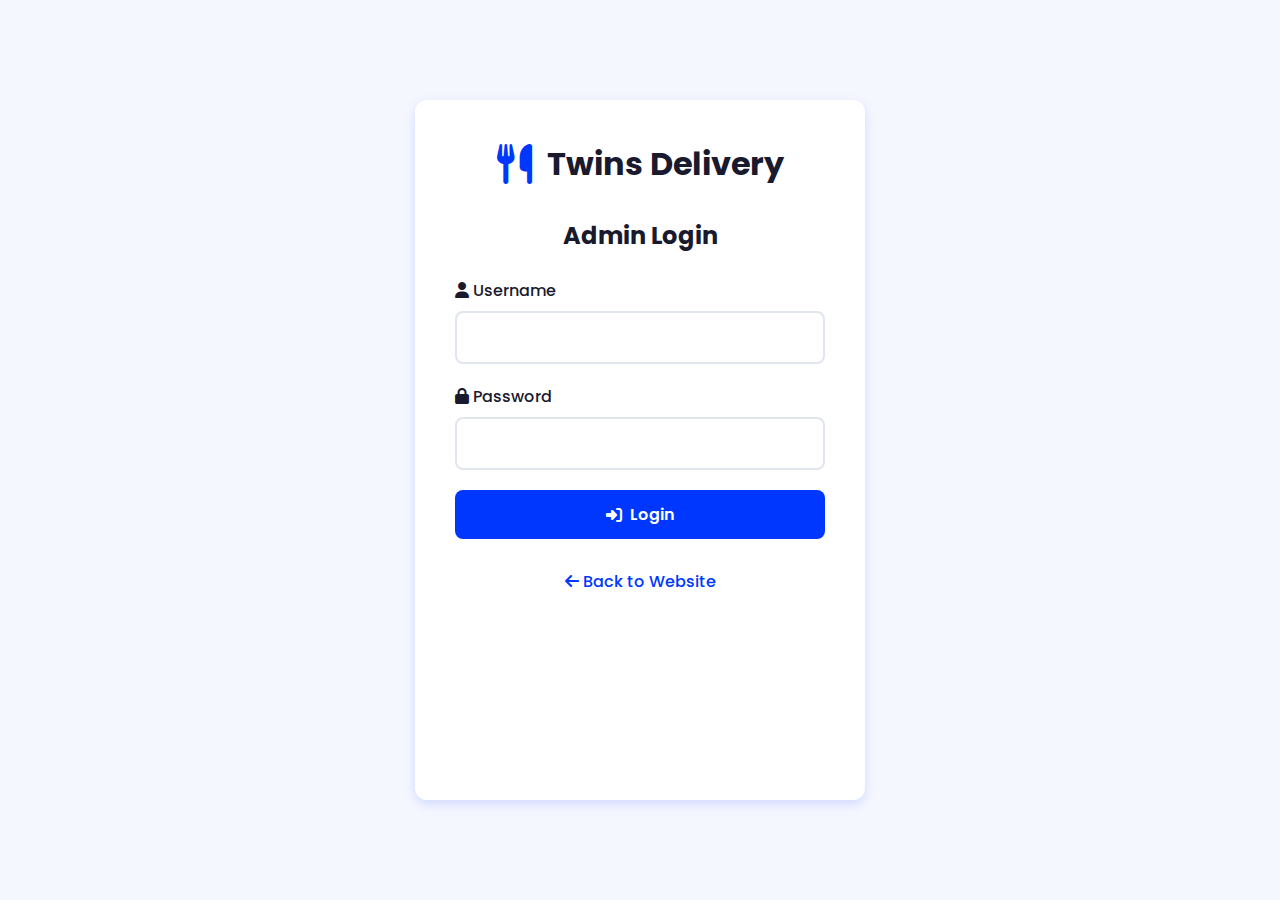
<file: admin/index.html>
<!DOCTYPE html>
<html lang="en">
<head>
    <meta charset="UTF-8">
    <meta name="viewport" content="width=device-width, initial-scale=1.0">
    <title>Admin Login - Twins Delivery</title>
    <link rel="stylesheet" href="../styles.css">
    <link rel="stylesheet" href="css/admin.css">
    <link rel="stylesheet" href="https://cdnjs.cloudflare.com/ajax/libs/font-awesome/6.4.0/css/all.min.css">
    <link href="https://fonts.googleapis.com/css2?family=Poppins:wght@400;500;600;700&display=swap" rel="stylesheet">
</head>
<body>
    <div class="admin-container">
        <div class="admin-login-card">
            <div class="admin-logo">
                <i class="fas fa-utensils"></i>
                <h1>Twins Delivery</h1>
            </div>
            <h2>Admin Login</h2>
            <div id="login-error" class="admin-alert error" style="display: none;">
                <i class="fas fa-exclamation-circle"></i>
                <span>Invalid username or password!</span>
            </div>
            <form id="login-form">
                <div class="form-group">
                    <label for="username"><i class="fas fa-user"></i> Username</label>
                    <input type="text" id="username" name="username" required>
                </div>
                <div class="form-group">
                    <label for="password"><i class="fas fa-lock"></i> Password</label>
                    <input type="password" id="password" name="password" required>
                </div>
                <button type="submit" class="admin-btn primary">
                    <i class="fas fa-sign-in-alt"></i> Login
                </button>
            </form>
            <div class="back-link">
                <a href="../index.html"><i class="fas fa-arrow-left"></i> Back to Website</a>
            </div>
        </div>
    </div>

    <script>
        document.addEventListener('DOMContentLoaded', function() {
            // Check if user is already logged in
            if (localStorage.getItem('adminLoggedIn')) {
                window.location.href = 'dashboard.html';
            }
            
            const loginForm = document.getElementById('login-form');
            const loginError = document.getElementById('login-error');
            
            loginForm.addEventListener('submit', function(e) {
                e.preventDefault();
                
                const username = document.getElementById('username').value;
                const password = document.getElementById('password').value;
                
                // Check credentials (in a real application, this would be handled by a server)
                if (username === 'admin' && password === '123') {
                    // Set login status in localStorage
                    localStorage.setItem('adminLoggedIn', true);
                    window.location.href = 'dashboard.html';
                } else {
                    loginError.style.display = 'flex';
                    // Clear error message after 3 seconds
                    setTimeout(() => {
                        loginError.style.display = 'none';
                    }, 3000);
                }
            });
        });
    </script>
</body>
</html>
</file>
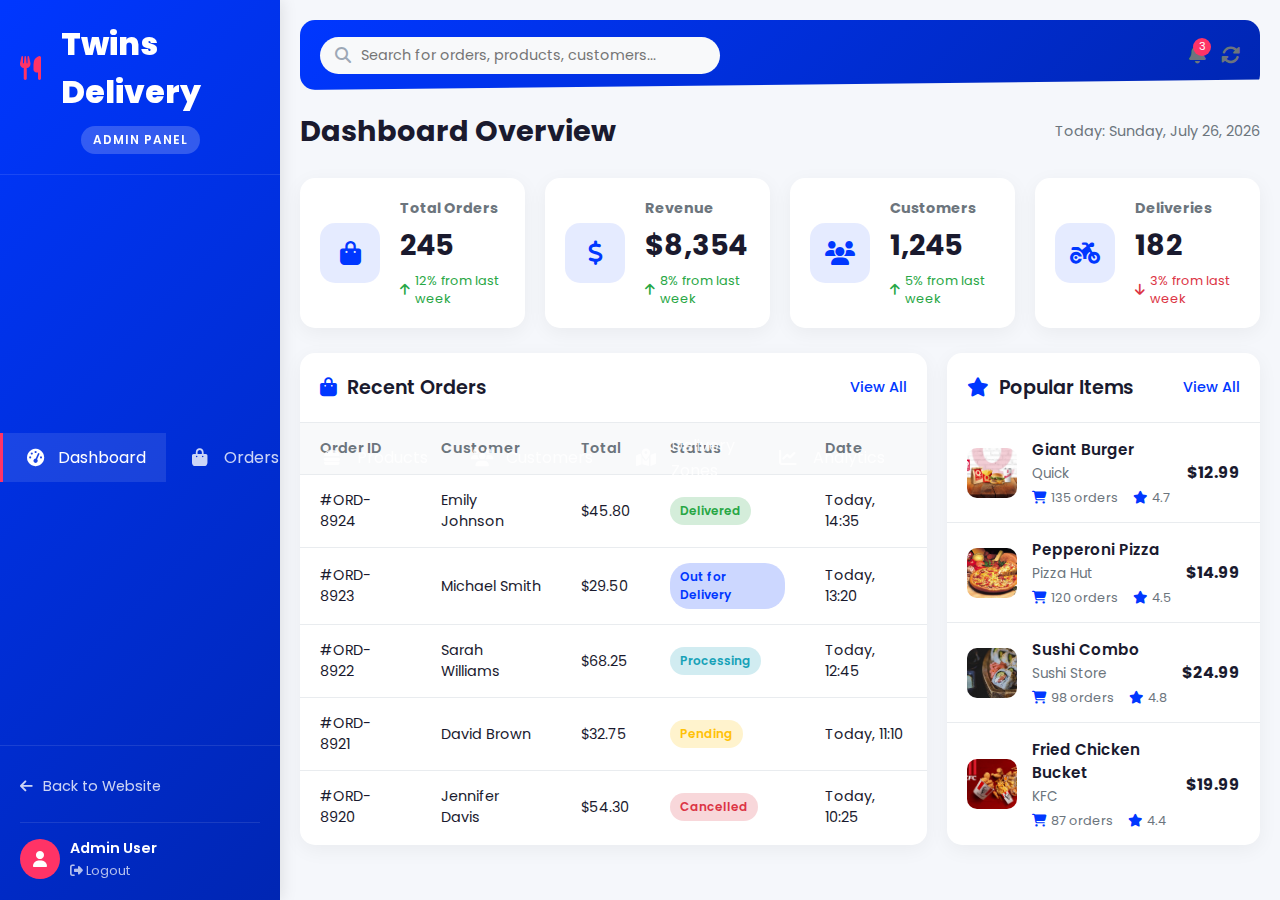
<file: pages/admin/index.html>
<!DOCTYPE html>
<html lang="en">
<head>
    <meta charset="UTF-8">
    <meta name="viewport" content="width=device-width, initial-scale=1.0">
    <title>Admin Dashboard - Twins Delivery</title>
    <link rel="stylesheet" href="../../css/styles.css">
    <link rel="stylesheet" href="css/admin-styles.css">
    <link href="https://fonts.googleapis.com/css2?family=Poppins:wght@400;500;600;700&display=swap" rel="stylesheet">
    <!-- Font Awesome -->
    <link rel="stylesheet" href="https://cdnjs.cloudflare.com/ajax/libs/font-awesome/6.4.0/css/all.min.css">
</head>
<body class="admin-body">
    <!-- Scroll Progress Bar -->
    <div class="scroll-progress"></div>

    <!-- Admin Sidebar -->
    <aside class="admin-sidebar">
        <div class="sidebar-header">
            <div class="logo"><i class="fas fa-utensils"></i> Twins Delivery</div>
            <div class="admin-badge">Admin Panel</div>
        </div>
        <nav class="sidebar-nav">
            <a href="#dashboard" class="sidebar-link active" data-section="dashboard">
                <i class="fas fa-tachometer-alt"></i> Dashboard
            </a>
            <a href="#orders" class="sidebar-link" data-section="orders">
                <i class="fas fa-shopping-bag"></i> Orders
            </a>
            <a href="#products" class="sidebar-link" data-section="products">
                <i class="fas fa-hamburger"></i> Products
            </a>
            <a href="#customers" class="sidebar-link" data-section="customers">
                <i class="fas fa-users"></i> Customers
            </a>
            <a href="#delivery-zones" class="sidebar-link" data-section="delivery-zones">
                <i class="fas fa-map-marked-alt"></i> Delivery Zones
            </a>
            <a href="#analytics" class="sidebar-link" data-section="analytics">
                <i class="fas fa-chart-line"></i> Analytics
            </a>
        </nav>
        <div class="sidebar-footer">
            <a href="../../index.html" class="back-to-site">
                <i class="fas fa-arrow-left"></i> Back to Website
            </a>
            <div class="admin-info">
                <div class="admin-avatar">
                    <i class="fas fa-user"></i>
                </div>
                <div class="admin-details">
                    <span class="admin-name">Admin User</span>
                    <a href="#" class="logout-btn"><i class="fas fa-sign-out-alt"></i> Logout</a>
                </div>
            </div>
        </div>
    </aside>

    <!-- Main Content -->
    <main class="admin-main">
        <header class="admin-header">
            <div class="header-search">
                <i class="fas fa-search"></i>
                <input type="text" placeholder="Search for orders, products, customers...">
            </div>
            <div class="header-actions">
                <div class="notification-bell">
                    <i class="fas fa-bell"></i>
                    <span class="notification-badge">3</span>
                </div>
                <button class="refresh-btn">
                    <i class="fas fa-sync-alt"></i>
                </button>
            </div>
        </header>

        <!-- Dashboard Section -->
        <section id="dashboard" class="admin-section active">
            <div class="section-header">
                <h1>Dashboard Overview</h1>
                <p class="date-display">Today: <span id="current-date"></span></p>
            </div>
            
            <div class="stats-grid">
                <div class="stat-card">
                    <div class="stat-icon">
                        <i class="fas fa-shopping-bag"></i>
                    </div>
                    <div class="stat-content">
                        <h3>Total Orders</h3>
                        <p class="stat-value">245</p>
                        <p class="stat-change positive"><i class="fas fa-arrow-up"></i> 12% from last week</p>
                    </div>
                </div>
                <div class="stat-card">
                    <div class="stat-icon">
                        <i class="fas fa-dollar-sign"></i>
                    </div>
                    <div class="stat-content">
                        <h3>Revenue</h3>
                        <p class="stat-value">$8,354</p>
                        <p class="stat-change positive"><i class="fas fa-arrow-up"></i> 8% from last week</p>
                    </div>
                </div>
                <div class="stat-card">
                    <div class="stat-icon">
                        <i class="fas fa-users"></i>
                    </div>
                    <div class="stat-content">
                        <h3>Customers</h3>
                        <p class="stat-value">1,245</p>
                        <p class="stat-change positive"><i class="fas fa-arrow-up"></i> 5% from last week</p>
                    </div>
                </div>
                <div class="stat-card">
                    <div class="stat-icon">
                        <i class="fas fa-motorcycle"></i>
                    </div>
                    <div class="stat-content">
                        <h3>Deliveries</h3>
                        <p class="stat-value">182</p>
                        <p class="stat-change negative"><i class="fas fa-arrow-down"></i> 3% from last week</p>
                    </div>
                </div>
            </div>

            <div class="dashboard-grid">
                <div class="dashboard-card recent-orders">
                    <div class="card-header">
                        <h2><i class="fas fa-shopping-bag"></i> Recent Orders</h2>
                        <a href="#orders" class="view-all" data-section="orders">View All</a>
                    </div>
                    <div class="card-content">
                        <table class="data-table">
                            <thead>
                                <tr>
                                    <th>Order ID</th>
                                    <th>Customer</th>
                                    <th>Total</th>
                                    <th>Status</th>
                                    <th>Date</th>
                                </tr>
                            </thead>
                            <tbody>
                                <tr>
                                    <td>#ORD-8924</td>
                                    <td>Emily Johnson</td>
                                    <td>$45.80</td>
                                    <td><span class="status-badge delivered">Delivered</span></td>
                                    <td>Today, 14:35</td>
                                </tr>
                                <tr>
                                    <td>#ORD-8923</td>
                                    <td>Michael Smith</td>
                                    <td>$29.50</td>
                                    <td><span class="status-badge out-delivery">Out for Delivery</span></td>
                                    <td>Today, 13:20</td>
                                </tr>
                                <tr>
                                    <td>#ORD-8922</td>
                                    <td>Sarah Williams</td>
                                    <td>$68.25</td>
                                    <td><span class="status-badge processing">Processing</span></td>
                                    <td>Today, 12:45</td>
                                </tr>
                                <tr>
                                    <td>#ORD-8921</td>
                                    <td>David Brown</td>
                                    <td>$32.75</td>
                                    <td><span class="status-badge pending">Pending</span></td>
                                    <td>Today, 11:10</td>
                                </tr>
                                <tr>
                                    <td>#ORD-8920</td>
                                    <td>Jennifer Davis</td>
                                    <td>$54.30</td>
                                    <td><span class="status-badge cancelled">Cancelled</span></td>
                                    <td>Today, 10:25</td>
                                </tr>
                            </tbody>
                        </table>
                    </div>
                </div>

                <div class="dashboard-card popular-items">
                    <div class="card-header">
                        <h2><i class="fas fa-star"></i> Popular Items</h2>
                        <a href="#products" class="view-all" data-section="products">View All</a>
                    </div>
                    <div class="card-content">
                        <div class="popular-item">
                            <div class="item-image">
                                <img src="../../pictures/quick.jpeg" alt="Quick Burger">
                            </div>
                            <div class="item-details">
                                <h3>Giant Burger</h3>
                                <p>Quick</p>
                                <div class="item-stats">
                                    <span><i class="fas fa-shopping-cart"></i> 135 orders</span>
                                    <span><i class="fas fa-star"></i> 4.7</span>
                                </div>
                            </div>
                            <div class="item-price">$12.99</div>
                        </div>
                        <div class="popular-item">
                            <div class="item-image">
                                <img src="../../pictures/pizza hut.jpeg" alt="Pizza Hut">
                            </div>
                            <div class="item-details">
                                <h3>Pepperoni Pizza</h3>
                                <p>Pizza Hut</p>
                                <div class="item-stats">
                                    <span><i class="fas fa-shopping-cart"></i> 120 orders</span>
                                    <span><i class="fas fa-star"></i> 4.5</span>
                                </div>
                            </div>
                            <div class="item-price">$14.99</div>
                        </div>
                        <div class="popular-item">
                            <div class="item-image">
                                <img src="../../pictures/suchi store.png" alt="Sushi Store">
                            </div>
                            <div class="item-details">
                                <h3>Sushi Combo</h3>
                                <p>Sushi Store</p>
                                <div class="item-stats">
                                    <span><i class="fas fa-shopping-cart"></i> 98 orders</span>
                                    <span><i class="fas fa-star"></i> 4.8</span>
                                </div>
                            </div>
                            <div class="item-price">$24.99</div>
                        </div>
                        <div class="popular-item">
                            <div class="item-image">
                                <img src="../../pictures/kfc.jpeg" alt="KFC">
                            </div>
                            <div class="item-details">
                                <h3>Fried Chicken Bucket</h3>
                                <p>KFC</p>
                                <div class="item-stats">
                                    <span><i class="fas fa-shopping-cart"></i> 87 orders</span>
                                    <span><i class="fas fa-star"></i> 4.4</span>
                                </div>
                            </div>
                            <div class="item-price">$19.99</div>
                        </div>
                    </div>
                </div>
            </div>
        </section>

        <!-- The Orders, Products, Customers, and other sections will be loaded via JavaScript -->

    </main>

    <script src="js/admin.js"></script>
</body>
</html>
</file>
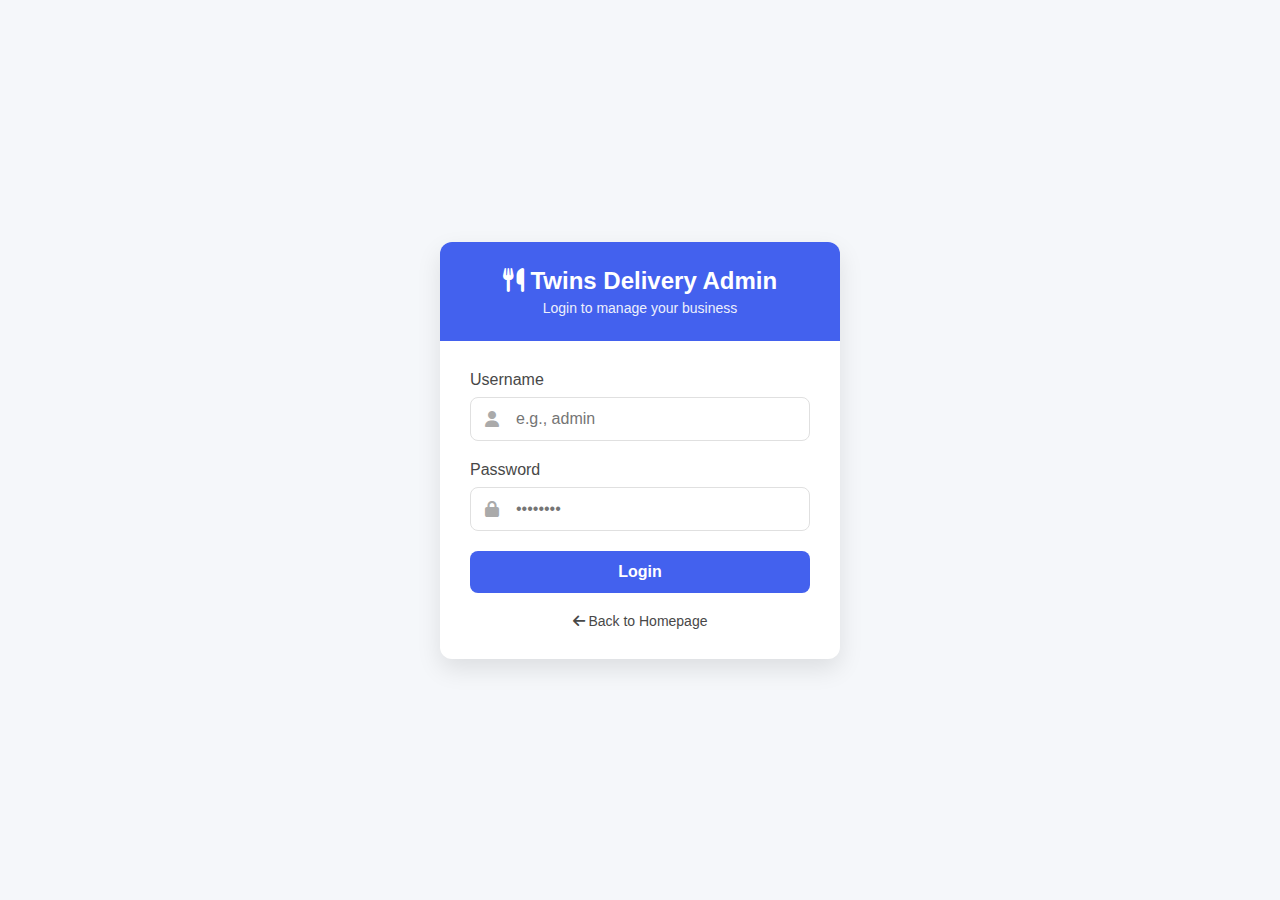
<file: admin-login.html>
<!DOCTYPE html>
<html lang="en">
<head>
    <meta charset="UTF-8">
    <meta name="viewport" content="width=device-width, initial-scale=1.0">
    <title>Admin Login - Twins Delivery</title>
    <link rel="stylesheet" href="https://cdnjs.cloudflare.com/ajax/libs/font-awesome/6.4.0/css/all.min.css">
    <style>
        :root {
            --primary-color: #4361ee;
            --primary-hover: #3a56d4;
            --secondary-color: #484848;
            --light-color: #f5f7fa;
            --dark-color: #222;
            --danger-color: #e63946;
            --success-color: #2ecc71;
            --border-color: #e0e0e0;
            --shadow-lg: 0 10px 25px rgba(0, 0, 0, 0.1);
            --transition: all 0.3s cubic-bezier(.25,.8,.25,1);
        }
        
        * {
            margin: 0;
            padding: 0;
            box-sizing: border-box;
            font-family: 'Segoe UI', Tahoma, Geneva, Verdana, sans-serif;
        }
        
        body {
            background-color: var(--light-color);
            display: flex;
            justify-content: center;
            align-items: center;
            min-height: 100vh;
            padding: 20px;
        }
        
        .login-container {
            background-color: white;
            border-radius: 12px;
            box-shadow: var(--shadow-lg);
            width: 100%;
            max-width: 400px;
            overflow: hidden;
            animation: fadeIn 0.5s ease-out;
        }

        @keyframes fadeIn {
            from {
                opacity: 0;
                transform: translateY(20px);
            }
            to {
                opacity: 1;
                transform: translateY(0);
            }
        }
        
        .login-header {
            background-color: var(--primary-color);
            color: white;
            padding: 25px 20px;
            text-align: center;
        }
        
        .login-header h1 {
            font-size: 24px;
            margin-bottom: 5px;
            font-weight: 600;
        }
        
        .login-header p {
            font-size: 14px;
            opacity: 0.9;
        }
        
        .login-form {
            padding: 30px;
        }
        
        .form-group {
            margin-bottom: 20px;
        }
        
        .form-group label {
            display: block;
            margin-bottom: 8px;
            font-weight: 500;
            color: var(--secondary-color);
        }
        
        .form-group input {
            width: 100%;
            padding: 12px 15px;
            border: 1px solid var(--border-color);
            border-radius: 8px;
            font-size: 16px;
            transition: var(--transition);
        }
        
        .form-group input:focus {
            border-color: var(--primary-color);
            outline: none;
            box-shadow: 0 0 0 3px rgba(67, 97, 238, 0.15);
        }
        
        .form-group .input-with-icon {
            position: relative;
        }
        
        .form-group .input-with-icon i {
            position: absolute;
            top: 50%;
            transform: translateY(-50%);
            left: 15px;
            color: #aaa;
        }
        
        .form-group .input-with-icon input {
            padding-left: 45px;
        }
        
        .login-btn {
            width: 100%;
            padding: 12px;
            background-color: var(--primary-color);
            color: white;
            border: none;
            border-radius: 8px;
            font-size: 16px;
            font-weight: 600;
            cursor: pointer;
            transition: var(--transition);
        }
        
        .login-btn:hover {
            background-color: var(--primary-hover);
            box-shadow: 0 4px 10px rgba(67, 97, 238, 0.3);
        }
        
        .alert {
            padding: 12px 16px;
            border-radius: 8px;
            margin-bottom: 20px;
            display: none;
            border-left: 4px solid;
        }
        
        .alert-danger {
            background-color: rgba(230, 57, 70, 0.1);
            color: var(--danger-color);
            border-color: var(--danger-color);
        }
        
        .alert-success {
            background-color: rgba(46, 204, 113, 0.1);
            color: var(--success-color);
            border-color: var(--success-color);
        }
        
        .back-link {
            display: block;
            text-align: center;
            margin-top: 20px;
            color: var(--secondary-color);
            text-decoration: none;
            font-size: 14px;
        }
        
        .back-link:hover {
            color: var(--primary-color);
            text-decoration: underline;
        }
    </style>
</head>
<body>
    <div class="login-container">
        <div class="login-header">
            <h1><i class="fas fa-utensils"></i> Twins Delivery Admin</h1>
            <p>Login to manage your business</p>
        </div>
        <div class="login-form">
            <div id="login-alert" class="alert alert-danger"></div>
            
            <form id="login-form-element">
            <div class="form-group">
                <label for="username">Username</label>
                <div class="input-with-icon">
                    <i class="fas fa-user"></i>
                        <input type="text" id="username" placeholder="e.g., admin" required>
                </div>
            </div>
            
            <div class="form-group">
                <label for="password">Password</label>
                <div class="input-with-icon">
                    <i class="fas fa-lock"></i>
                        <input type="password" id="password" placeholder="••••••••" required>
                </div>
            </div>
            
                <button type="submit" id="login-btn" class="login-btn">Login</button>
            </form>
            
            <a href="index.html" class="back-link">
                <i class="fas fa-arrow-left"></i> Back to Homepage
            </a>
        </div>
    </div>

    <script>
        document.addEventListener('DOMContentLoaded', function() {
            const loginForm = document.getElementById('login-form-element');
            const usernameInput = document.getElementById('username');
            const passwordInput = document.getElementById('password');
            const loginAlert = document.getElementById('login-alert');
            
            if (localStorage.getItem('adminLoggedIn') === 'true') {
                window.location.href = 'admin-dashboard.html';
                return;
            }
            
            loginForm.addEventListener('submit', function(e) {
                e.preventDefault();
                const username = usernameInput.value.trim();
                const password = passwordInput.value.trim();
                
                loginAlert.style.display = 'none';
                
                if (!username || !password) {
                    showAlert('Please enter both username and password.');
                    return;
                }
                
                if (username === 'user' && password === 'user123') {
                    localStorage.setItem('adminLoggedIn', 'true');
                    window.location.href = 'admin-dashboard.html';
                } else {
                    showAlert('Invalid username or password.');
                }
            });
            
            function showAlert(message) {
                loginAlert.textContent = message;
                loginAlert.style.display = 'block';
            }
        });
    </script>
</body>
</html>
</file>
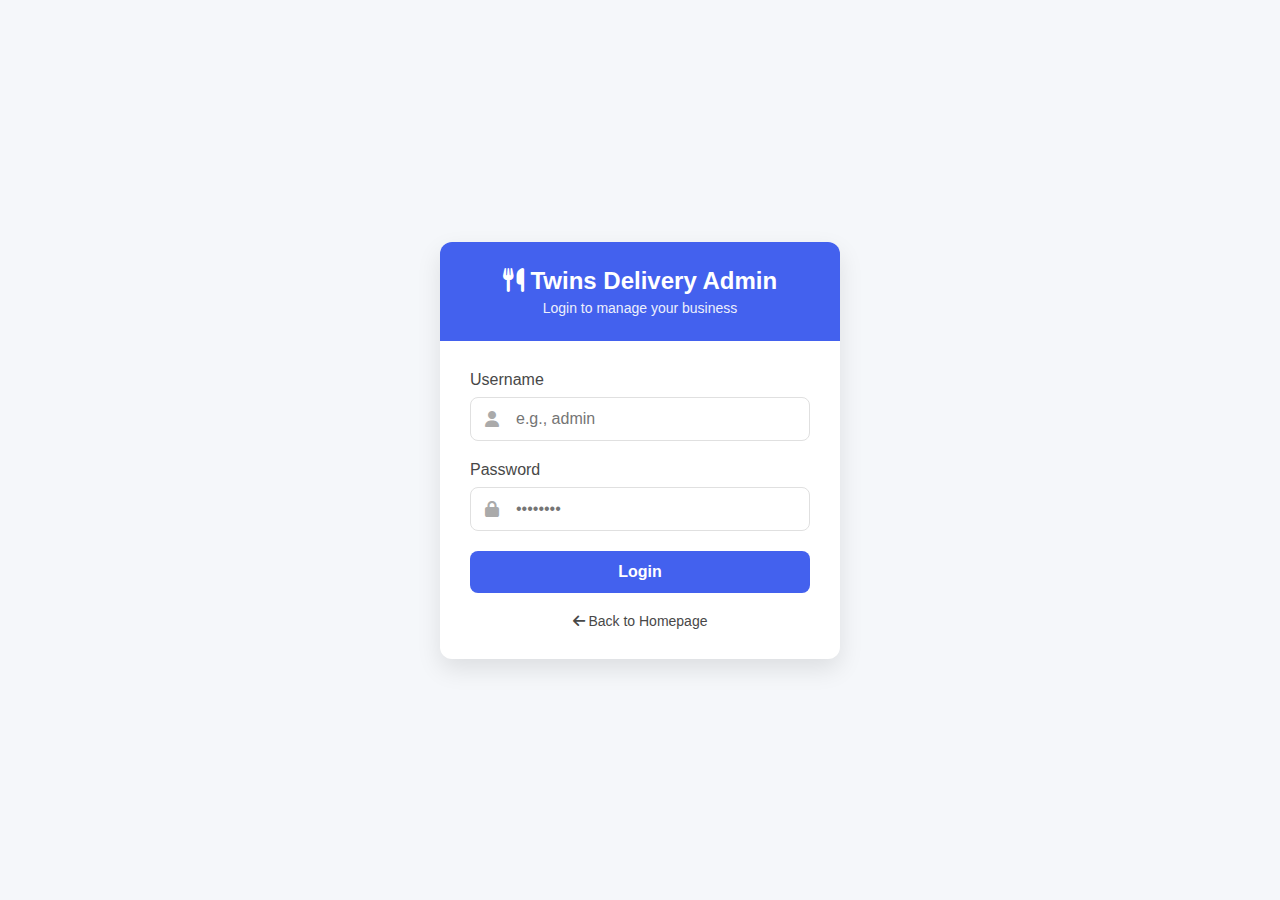
<file: admin-settings.html>
<!DOCTYPE html>
<html lang="en">
<head>
    <meta charset="UTF-8">
    <meta name="viewport" content="width=device-width, initial-scale=1.0">
    <title>Settings - Twins Delivery Admin</title>
    <link rel="stylesheet" href="https://cdnjs.cloudflare.com/ajax/libs/font-awesome/6.4.0/css/all.min.css">
    <style>
        :root {
            --primary-color: #4361ee;
            --primary-hover: #3a56d4;
            --secondary-color: #484848;
            --accent-color: #ff5a5f;
            --light-color: #f7f7f7;
            --dark-color: #222;
            --danger-color: #e63946;
            --success-color: #2ecc71;
            --warning-color: #f39c12;
            --info-color: #3498db;
            --border-color: #e0e0e0;
            --sidebar-width: 240px;
            --header-height: 60px;
            --shadow-sm: 0 1px 3px rgba(0,0,0,0.12), 0 1px 2px rgba(0,0,0,0.24);
            --shadow-md: 0 4px 6px rgba(0,0,0,0.1);
            --transition: all 0.3s cubic-bezier(.25,.8,.25,1);
        }
        
        * {
            margin: 0;
            padding: 0;
            box-sizing: border-box;
            font-family: 'Segoe UI', Tahoma, Geneva, Verdana, sans-serif;
        }
        
        body {
            background-color: #f5f7fa;
            min-height: 100vh;
            display: flex;
            flex-direction: column;
            color: var(--secondary-color);
        }
        
        /* Sidebar styles */
        .sidebar {
            position: fixed;
            top: 0;
            left: 0;
            width: var(--sidebar-width);
            height: 100vh;
            background-color: #fff;
            box-shadow: var(--shadow-sm);
            z-index: 100;
            transition: var(--transition);
            overflow-y: auto;
        }
        
        .sidebar.collapsed { width: 60px; }
        .sidebar-header {
            padding: 15px;
            display: flex;
            align-items: center;
            justify-content: space-between;
            border-bottom: 1px solid var(--border-color);
            height: var(--header-height);
        }
        .logo-container { display: flex; align-items: center; gap: 10px; }
        .logo-icon { font-size: 24px; color: var(--primary-color); }
        .logo-text { font-weight: 700; font-size: 18px; color: var(--dark-color); white-space: nowrap; overflow: hidden; }
        .sidebar.collapsed .logo-text { display: none; }
        .toggle-sidebar { background: none; border: none; font-size: 18px; color: var(--secondary-color); cursor: pointer; transition: var(--transition); }
        .toggle-sidebar:hover { color: var(--primary-color); }
        .sidebar-menu { padding: 20px 0; }
        .menu-label { padding: 10px 15px; font-size: 12px; font-weight: 600; text-transform: uppercase; letter-spacing: 1px; color: #999; overflow: hidden; white-space: nowrap; }
        .sidebar.collapsed .menu-label { display: none; }
        .sidebar-link { display: flex; align-items: center; padding: 12px 15px; color: var(--secondary-color); text-decoration: none; transition: var(--transition); position: relative; }
        .sidebar-link:hover { background-color: rgba(67, 97, 238, 0.05); color: var(--primary-color); }
        .sidebar-link.active { background-color: rgba(67, 97, 238, 0.1); color: var(--primary-color); font-weight: 500; }
        .sidebar-link.active::before { content: ''; position: absolute; left: 0; top: 0; height: 100%; width: 4px; background-color: var(--primary-color); }
        .sidebar-icon { font-size: 18px; width: 30px; text-align: center; }
        .sidebar-text { margin-left: 10px; white-space: nowrap; overflow: hidden; }
        .sidebar.collapsed .sidebar-text { display: none; }
        
        /* Main content */
        .main-content {
            margin-left: var(--sidebar-width);
            transition: var(--transition);
            flex: 1;
            display: flex;
            flex-direction: column;
        }
        
        .main-content.expanded { margin-left: 60px; }
        
        /* Header styles */
        .admin-header {
            background-color: white;
            box-shadow: var(--shadow-sm);
            padding: 0 20px;
            display: flex;
            justify-content: space-between;
            align-items: center;
            height: var(--header-height);
            position: sticky;
            top: 0;
            z-index: 90;
        }
        .header-search { position: relative; width: 300px; }
        .header-search input { width: 100%; padding: 8px 12px 8px 35px; border: 1px solid var(--border-color); border-radius: 5px; font-size: 14px; transition: var(--transition); }
        .header-search input:focus { outline: none; border-color: var(--primary-color); box-shadow: 0 0 0 3px rgba(67, 97, 238, 0.15); }
        .header-search i { position: absolute; left: 12px; top: 50%; transform: translateY(-50%); color: #999; }
        .header-actions { display: flex; align-items: center; gap: 10px; }
        .header-button { background: none; border: none; width: 40px; height: 40px; border-radius: 50%; display: flex; align-items: center; justify-content: center; color: var(--secondary-color); cursor: pointer; transition: var(--transition); }
        .header-button:hover { background-color: var(--light-color); color: var(--primary-color); }
        .logout-button { background-color: rgba(230, 57, 70, 0.1); color: var(--danger-color); }
        .logout-button:hover { background-color: rgba(230, 57, 70, 0.2); color: var(--danger-color); }
        .user-profile { display: flex; align-items: center; gap: 10px; cursor: pointer; padding: 6px 10px; border-radius: 50px; transition: var(--transition); }
        .user-profile:hover { background-color: var(--light-color); }
        .user-avatar { width: 32px; height: 32px; border-radius: 50%; background-color: var(--primary-color); color: white; display: flex; align-items: center; justify-content: center; font-weight: 600; font-size: 14px; }
        .user-info { font-size: 14px; white-space: nowrap; }
        .user-name { font-weight: 500; }
        .user-role { color: #999; font-size: 12px; }
        
        /* Dashboard container */
        .dashboard-container {
            padding: 20px;
            flex: 1;
        }

        .page-header {
            display: flex;
            justify-content: space-between;
            align-items: center;
            margin-bottom: 20px;
        }
        
        .page-title {
            font-size: 24px;
            font-weight: 600;
            color: var(--dark-color);
        }
        
        .admin-card {
            background-color: white;
            border-radius: 12px;
            box-shadow: var(--shadow-md);
            padding: 25px;
        }
        
        .empty-state {
            text-align: center;
            padding: 50px 0;
            color: var(--secondary-color);
        }
        .empty-state h3 { margin-top: 15px; font-weight: 500; }
        .empty-state i { font-size: 50px; color: #ccc; margin-bottom: 15px; }

        /* Responsive adjustments */
        @media (max-width: 768px) {
            .sidebar { transform: translateX(-100%); }
            .sidebar.mobile-visible { transform: translateX(0); }
            .main-content, .main-content.expanded { margin-left: 0; }
            .header-search, .user-info { display: none; }
        }
    </style>
</head>
<body>
    <!-- Sidebar -->
    <aside class="sidebar">
        <div class="sidebar-header">
            <div class="logo-container">
                <i class="fas fa-utensils logo-icon"></i>
                <span class="logo-text">Twins Delivery</span>
            </div>
            <button class="toggle-sidebar">
                <i class="fas fa-bars"></i>
            </button>
        </div>
        <nav class="sidebar-menu">
            <div class="menu-label">Management</div>
            <a href="admin-dashboard.html" class="sidebar-link">
                <i class="fas fa-th-large sidebar-icon"></i>
                <span class="sidebar-text">Restaurants</span>
            </a>
            <a href="admin-orders.html" class="sidebar-link">
                <i class="fas fa-shopping-bag sidebar-icon"></i>
                <span class="sidebar-text">Orders</span>
            </a>
            <a href="admin-grocery-orders.html" class="sidebar-link">
                <i class="fas fa-shopping-basket sidebar-icon"></i>
                <span class="sidebar-text">Grocery Orders</span>
            </a>
            <div class="menu-label">Settings</div>
            <a href="admin-settings.html" class="sidebar-link active">
                <i class="fas fa-cog sidebar-icon"></i>
                <span class="sidebar-text">Settings</span>
            </a>
            <a href="#" id="sidebar-logout" class="sidebar-link">
                <i class="fas fa-sign-out-alt sidebar-icon"></i>
                <span class="sidebar-text">Logout</span>
            </a>
        </nav>
    </aside>

    <!-- Main Content -->
    <main class="main-content">
        <!-- Header -->
        <header class="admin-header">
            <div class="header-search">
                <i class="fas fa-search"></i>
                <input type="text" placeholder="Search settings...">
            </div>
            <div class="header-actions">
                <button class="header-button">
                    <i class="fas fa-bell"></i>
                </button>
                <button id="logout-btn" class="header-button logout-button">
                    <i class="fas fa-sign-out-alt"></i>
                </button>
                <div class="user-profile">
                    <div class="user-avatar">A</div>
                    <div class="user-info">
                        <div class="user-name">Admin</div>
                        <div class="user-role">Administrator</div>
                    </div>
                </div>
            </div>
        </header>

        <!-- Dashboard Content -->
        <div class="dashboard-container">
            <div class="page-header">
                <h1 class="page-title">Settings</h1>
            </div>
            
            <div class="admin-card">
                 <div class="empty-state">
                    <i class="fas fa-tools"></i>
                    <h3>Settings Page is Under Construction</h3>
                    <p>This section will contain general application settings.</p>
                </div>
            </div>
        </div>
    </main>
    
    <script>
        document.addEventListener('DOMContentLoaded', function() {
            // Auth check
            if (localStorage.getItem('adminLoggedIn') !== 'true') {
                window.location.href = 'admin-login.html';
                return;
            }

            // Sidebar and Header Logic
            const sidebar = document.querySelector('.sidebar');
            const toggleSidebar = document.querySelector('.toggle-sidebar');
            const mainContent = document.querySelector('.main-content');
            
            toggleSidebar.addEventListener('click', () => {
                sidebar.classList.toggle('collapsed');
                mainContent.classList.toggle('expanded');
            });

            function handleLogout() {
                localStorage.removeItem('adminLoggedIn');
                window.location.href = 'admin-login.html';
            }
            document.getElementById('logout-btn').addEventListener('click', handleLogout);
            document.getElementById('sidebar-logout').addEventListener('click', handleLogout);
        });
    </script>
</body>
</html>
</file>
<file: styles.css>
:root {
    --primary-color: #0037ff;
    --primary-dark: #0026b3;
    --primary-light: #1e4fff;
    --secondary-color: #ffffff;
    --accent-color: #ff3366;
    --text-color: #1a1a2e;
    --background-light: #f8f9fa;
    --shadow: 0 8px 16px rgba(0, 55, 255, 0.1);
    --card-shadow: 0 15px 30px rgba(0, 55, 255, 0.12);
    --hover-transform: translateY(-8px);
    --diagonal-angle: -5deg;
    --card-radius: 20px;
    --transition-slow: all 0.5s cubic-bezier(0.4, 0, 0.2, 1);
    --transition-fast: all 0.3s cubic-bezier(0.4, 0, 0.2, 1);
    --perspective: 1000px;
}

* {
    margin: 0;
    padding: 0;
    box-sizing: border-box;
    font-family: 'Poppins', sans-serif;
}

body {
    background-color: var(--background-light);
    color: var(--text-color);
}

/* Header Styles */
header {
    background: linear-gradient(135deg, var(--primary-color), var(--primary-dark));
    padding: 2rem 2rem 8rem;
    clip-path: polygon(0 0, 100% 0, 100% 85%, 0 100%);
    margin-bottom: -4rem;
    color: white;
    position: relative;
}

.logo {
    font-size: 2rem;
    font-weight: 800;
    color: white;
    display: flex;
    align-items: center;
    gap: 0.75rem;
}

.logo i {
    margin-right: 0.5rem;
    font-size: 1.5rem;
    color: var(--accent-color);
    animation: pulse 2s infinite;
}

@keyframes pulse {
    0% {
        transform: scale(1);
    }
    50% {
        transform: scale(1.1);
    }
    100% {
        transform: scale(1);
    }
}

nav {
    display: flex;
    justify-content: space-between;
    align-items: center;
    max-width: 1200px;
    margin: 0 auto;
    padding: 1rem 0;
    position: relative;
}

.nav-buttons {
    display: flex;
    gap: 1rem;
}

.btn-primary {
    background: var(--accent-color);
    color: white;
    border: none;
    padding: 0.75rem 1.5rem;
    border-radius: 25px;
    font-weight: 600;
    transition: all 0.3s ease;
    box-shadow: 0 4px 15px rgba(255, 51, 102, 0.3);
}

.btn-secondary {
    background: rgba(255, 255, 255, 0.15);
    color: white;
    border: 1px solid rgba(255, 255, 255, 0.3);
    padding: 0.75rem 1.5rem;
    border-radius: 25px;
    font-weight: 600;
    transition: all 0.3s ease;
    backdrop-filter: blur(5px);
}

.btn-primary:hover {
    transform: translateY(-2px);
    box-shadow: 0 6px 20px rgba(255, 51, 102, 0.4);
}

.btn-secondary:hover {
    background: rgba(255, 255, 255, 0.25);
    transform: translateY(-2px);
}

.location-bar {
    max-width: 600px;
    margin: 2rem auto;
    background: rgba(255, 255, 255, 1);
    border-radius: 50px;
    padding: 0.75rem;
    display: flex;
    align-items: center;
    box-shadow: 0 10px 25px rgba(0, 0, 0, 0.1);
    backdrop-filter: blur(10px);
    border: 1px solid rgba(255, 255, 255, 0.1);
    transform-style: preserve-3d;
    perspective: var(--perspective);
}

.location-bar:hover {
    transform: translateZ(20px);
    box-shadow: 0 20px 40px rgba(0, 0, 0, 0.2);
}

.location-bar i {
    margin: 0 1rem;
    font-size: 1.25rem;
    color: var(--accent-color);
}

.location-bar input {
    flex: 1;
    border: none;
    padding: 0.75rem;
    font-size: 1rem;
    outline: none;
    background: transparent;
}

.location-bar button {
    padding: 0.75rem 1.5rem;
    border-radius: 25px;
    margin-left: 0.5rem;
}

/* Categories */
.categories {
    background: none;
    padding: 4rem 2rem;
    position: relative;
}

.categories-container {
    display: grid;
    grid-template-columns: repeat(auto-fit, minmax(200px, 1fr));
    gap: 2rem;
    transform: translateY(-50px);
}

.category-item {
    background: var(--secondary-color);
    border-radius: 20px;
    padding: 2rem;
    text-align: center;
    transform: rotate(var(--diagonal-angle));
    transition: all 0.4s ease;
}

.category-item:hover {
    transform: rotate(0deg) translateY(-10px);
}

.category-icon {
    width: 70px;
    height: 70px;
    background: var(--primary-color);
    border-radius: 20px;
    display: flex;
    align-items: center;
    justify-content: center;
    margin: 0 auto 1rem;
    transition: var(--transition-fast);
    transform-style: preserve-3d;
}

.category-icon i {
    color: white;
    font-size: 2rem;
    transition: var(--transition-fast);
}

.category-item:hover .category-icon {
    background: var(--accent-color);
    transform: translateZ(20px) rotate(-10deg);
}

.category-item:hover .category-icon i {
    transform: scale(1.2);
}

.category-item span {
    display: block;
    font-weight: 600;
    margin-bottom: 0.5rem;
    color: var(--text-color);
}

.category-item small {
    color: var(--accent-color);
    font-size: 0.875rem;
}

/* Restaurant Grid */
.suggestions {
    max-width: 1200px;
    margin: 4rem auto;
    padding: 0 2rem;
}

.suggestions h2 {
    margin-bottom: 2rem;
    color: var(--text-color);
    font-size: 2.2rem;
    text-align: center;
    position: relative;
    display: inline-block;
}

.suggestions h2::after {
    content: '';
    position: absolute;
    bottom: -10px;
    left: 0;
    width: 60px;
    height: 4px;
    background: var(--accent-color);
    border-radius: 2px;
}

.restaurant-grid {
    display: grid;
    grid-template-columns: repeat(3, 1fr);
    gap: 1.5rem;
    padding: 1rem 0;
}

.restaurant-card {
    background: white;
    border-radius: 16px;
    overflow: hidden;
    box-shadow: 0 4px 15px rgba(0, 0, 0, 0.08);
    transition: all 0.3s ease;
    position: relative;
    transform-style: preserve-3d;
    perspective: 1000px;
    margin-bottom: 1rem;
    display: flex;
    flex-direction: column;
    border: 1px solid rgba(0, 0, 0, 0.05);
}

.restaurant-card:hover {
    transform: translateY(-10px);
    box-shadow: 0 15px 30px rgba(0, 55, 255, 0.1);
}

.restaurant-card img {
    width: 100%;
    height: 160px;
    object-fit: cover;
    transition: transform 0.3s ease;
    background-color: white;
}

.restaurant-card:hover img {
    transform: scale(1.03);
}

.restaurant-card h3 {
    padding: 1.5rem 1.5rem 0.5rem;
    color: var(--text-color);
    font-size: 1.4rem;
}

.restaurant-card p {
    padding: 0 1.5rem 1.5rem;
    color: #666;
    display: flex;
    align-items: center;
    gap: 0.5rem;
}

.restaurant-card p::before {
    content: '⏱';
    font-size: 1.2rem;
}

/* App Download Section */
.app-download {
    background: linear-gradient(135deg, var(--primary-color) 0%, var(--primary-dark) 100%);
    position: relative;
    padding: 6rem 2rem;
    clip-path: polygon(0 15%, 100% 0, 100% 85%, 0 100%);
    color: white;
}

.app-container {
    max-width: 1200px;
    margin: 0 auto;
    display: flex;
    align-items: center;
    justify-content: space-between;
    transform: rotate(calc(-1 * var(--diagonal-angle)));
    padding: 0 2rem;
}

.app-content {
    padding: 2rem;
    max-width: 500px;
    position: relative;
    flex: 1;
}

.app-content h2 {
    font-size: 3rem;
    margin-bottom: 1.5rem;
    line-height: 1.2;
}

.app-content p {
    font-size: 1.2rem;
    margin-bottom: 2rem;
    opacity: 0.9;
}

.app-image {
    margin-top: 2rem;
    text-align: right;
    display: flex;
    flex-direction: column;
    align-items: flex-end;
    padding-right: 2rem;
}

.app-image img {
    max-width: 100%;
    transition: transform 0.3s;
}

.store-button {
    height: auto;
    min-width: 300px;
    margin: 1rem;
    border-radius: 20px;
    transition: transform 0.3s, box-shadow 0.3s;
    display: flex;
    align-items: center;
    padding: 1.5rem 2rem;
    text-decoration: none;
    color: white;
    font-weight: 600;
    font-size: 1.5rem;
}

.store-button:hover {
    transform: translateY(-5px);
    box-shadow: 0 15px 30px rgba(0, 0, 0, 0.2);
}

.store-button i {
    font-size: 3.5rem;
    margin-right: 1.5rem;
}

.store-button span {
    display: flex;
    flex-direction: column;
    align-items: flex-start;
    line-height: 1.3;
}

.store-button small {
    font-size: 0.8rem;
    font-weight: 400;
    opacity: 0.8;
}

.app-store-btn {
    background: #0037ff;
}

.play-store-btn {
    background: #0037ff;
}

.app-image img:hover {
    transform: scale(1.05);
}

/* Responsive styles for app section */
@media (max-width: 992px) {
    .app-container {
        flex-direction: column;
        text-align: center;
    }
    
    .app-content {
        margin-bottom: 2rem;
    }
    
    .app-image img {
        max-width: 80%;
    }
}

/* Footer */
footer {
    background: var(--primary-dark);
    padding: 6rem 2rem 2rem;
    color: white;
    position: relative;
}

.footer-content {
    max-width: 1200px;
    margin: 0 auto;
    display: grid;
    grid-template-columns: repeat(auto-fit, minmax(250px, 1fr));
    gap: 3rem;
}

.footer-section h3 {
    font-size: 1.5rem;
    margin-bottom: 1.5rem;
    font-weight: 600;
}

.footer-section h3 i {
    margin-right: 0.5rem;
    color: var(--accent-color);
}

.footer-section ul {
    list-style: none;
    padding: 0;
}

.footer-section ul li {
    margin-bottom: 1rem;
}

.footer-section p {
    margin-bottom: 1rem;
}

.footer-section p i {
    margin-right: 0.5rem;
    width: 16px;
    text-align: center;
}

.footer-section a {
    color: rgba(255, 255, 255, 0.8);
    text-decoration: none;
    transition: color 0.3s ease;
}

.footer-section a:hover {
    color: white;
}

.footer-section a i {
    margin-right: 0.5rem;
    transition: var(--transition-fast);
}

.social-links {
    display: flex;
    gap: 1.5rem;
    margin-top: 1.5rem;
}

.social-links a {
    color: white;
    font-size: 1.5rem;
    transition: transform 0.3s ease;
}

.social-links a:hover {
    transform: translateY(-3px);
}

.social-links a i {
    margin-right: 0.5rem;
    transition: var(--transition-fast);
}

.social-links a:hover i {
    transform: scale(1.2);
}

/* Responsive Design */
@media (max-width: 768px) {
    .hero-content h1 {
        font-size: 2.5rem;
    }
    
    .restaurant-grid {
        grid-template-columns: 1fr;
    }
    
    .restaurant-card {
        grid-column: span 6;
        margin-top: 0;
    }
    
    .restaurant-card:nth-child(even) {
        margin-top: 0;
    }
    
    .location-bar {
        flex-direction: column;
        padding: 1rem;
    }
    
    .location-bar button {
        width: 100%;
        margin: 0.5rem 0 0;
    }
    
    .newsletter-form {
        flex-direction: column;
        background: transparent;
        padding: 0;
    }
    
    .newsletter-form input,
    .newsletter-form button {
        width: 100%;
        border-radius: 25px;
    }
}

/* Add these new styles after the existing header styles */

.hero-content {
    max-width: 800px;
    margin: 4rem auto;
    text-align: center;
    position: relative;
    z-index: 2;
}

.hero-content h1 {
    font-size: 3.5rem;
    font-weight: 800;
    margin-bottom: 1.5rem;
    line-height: 1.2;
    text-shadow: 0 2px 4px rgba(0, 0, 0, 0.1);
}

.hero-content p {
    font-size: 1.25rem;
    margin-bottom: 2.5rem;
    opacity: 0.9;
    font-weight: 400;
}

/* Update location-bar styles */
.location-bar {
    display: flex;
    align-items: center;
    gap: 1rem;
}

.location-bar button {
    white-space: nowrap;
}

/* Update category styles */
.category-item small {
    color: var(--accent-color);
    font-weight: 500;
}

/* Restaurant card updates */
.card-badge {
    position: absolute;
    top: 0.75rem;
    right: 0.75rem;
    color: white;
    padding: 0.4rem 0.8rem;
    border-radius: 50px;
    font-size: 0.8rem;
    font-weight: 600;
    z-index: 2;
    display: flex;
    align-items: center;
    gap: 0.3rem;
    box-shadow: 0 2px 8px rgba(0, 0, 0, 0.1);
}

.restaurant-card:nth-child(1) .card-badge {
    background: #ff458b;
}

.restaurant-card:nth-child(2) .card-badge {
    background: #ff458b;
}

.restaurant-card:nth-child(3) .card-badge {
    background: #ff458b;
}

.card-badge i {
    font-size: 0.7rem;
}

.card-content {
    padding: 1.5rem;
}

.card-meta {
    display: flex;
    align-items: center;
    gap: 1rem;
    margin: 0.5rem 0;
    color: #666;
}

.restaurant-info {
    padding: 1rem 1.2rem;
    background: white;
    border-top: none;
}

.restaurant-info h3 {
    font-size: 1.3rem;
    margin-bottom: 0.5rem;
    font-weight: 600;
}

.restaurant-info p {
    display: flex;
    align-items: center;
    gap: 0.3rem;
    margin-bottom: 0.5rem;
    color: #666;
    font-size: 0.9rem;
}

.restaurant-info p i {
    color: #ffc107;
    font-size: 0.8rem;
}

.restaurant-info p i.fa-utensils {
    color: #666;
}

.delivery-time {
    display: flex;
    align-items: center;
    gap: 0.3rem;
    color: #ff458b;
    font-size: 0.9rem;
    font-weight: 500;
}

.delivery-time i {
    color: #ff458b;
    font-size: 0.8rem;
}

/* Features section */
.features {
    display: grid;
    grid-template-columns: repeat(auto-fit, minmax(300px, 1fr));
    gap: 3rem;
    padding: 4rem 2rem;
}

.feature {
    position: relative;
    background: var(--secondary-color);
    border-radius: 20px;
    padding: 2rem;
    transition: all 0.4s ease;
    overflow: hidden;
}

.feature::before {
    content: '';
    position: absolute;
    top: -50%;
    left: -50%;
    width: 200%;
    height: 200%;
    background: linear-gradient(
        45deg,
        transparent,
        rgba(255, 255, 255, 0.1),
        transparent
    );
    transform: rotate(45deg);
    transition: all 0.6s ease;
    opacity: 0;
}

.feature:hover::before {
    opacity: 1;
    transform: rotate(45deg) translate(50%, 50%);
}

.feature-icon {
    width: 80px;
    height: 80px;
    background: linear-gradient(135deg, var(--primary-color) 0%, var(--primary-light) 100%);
    border-radius: 50%;
    display: flex;
    align-items: center;
    justify-content: center;
    margin: 0 auto 1.5rem;
    transition: var(--transition-slow);
    box-shadow: 0 10px 20px rgba(0, 55, 255, 0.2);
}

.feature-icon i {
    color: white;
    font-size: 2rem;
    transition: var(--transition-fast);
}

.feature:hover .feature-icon {
    transform: translateY(-10px) rotateY(180deg);
}

.feature:hover .feature-icon i {
    transform: rotateY(-180deg);
}

.feature h3 {
    margin-bottom: 1rem;
    color: var(--text-color);
}

.feature p {
    color: #666;
    line-height: 1.6;
}

/* App download updates */
.pre-title {
    display: inline-block;
    background: rgba(255, 255, 255, 0.1);
    padding: 0.5rem 1rem;
    border-radius: 25px;
    font-size: 0.9rem;
    margin-bottom: 1rem;
}

/* Contact info styles */
.contact-info {
    list-style: none;
}

.contact-info li {
    display: flex;
    align-items: center;
    gap: 1rem;
    margin-bottom: 1rem;
    color: rgba(255, 255, 255, 0.8);
}

.contact-info i {
    color: var(--accent-color);
}

/* Footer bottom */
.footer-bottom {
    margin-top: 4rem;
    padding-top: 2rem;
    text-align: center;
    border-top: 1px solid rgba(255, 255, 255, 0.1);
}

/* Add these button hover effects */
.btn-primary, .btn-secondary {
    display: flex;
    align-items: center;
    gap: 0.5rem;
}

.btn-primary i, .btn-secondary i {
    font-size: 1.1rem;
}

/* Logo animation */
.logo i {
    margin-right: 0.5rem;
    animation: bounce 2s infinite;
}

@keyframes bounce {
    0%, 100% {
        transform: translateY(0);
    }
    50% {
        transform: translateY(-5px);
    }
}

/* Add smooth scrolling */
html {
    scroll-behavior: smooth;
}

/* Add these responsive styles */
@media (max-width: 768px) {
    .hero-content h1 {
        font-size: 2.5rem;
    }
    
    .location-bar {
        flex-direction: column;
    }
    
    .location-bar button {
        width: 100%;
    }
    
    .features {
        grid-template-columns: 1fr;
    }
}

/* Add wave section dividers */
.wave-section {
    position: relative;
    background: var(--primary-color);
    padding-bottom: 150px;
}

.wave-section::after {
    content: '';
    position: absolute;
    bottom: 0;
    left: 0;
    width: 100%;
    height: 150px;
    background: var(--secondary-color);
    clip-path: polygon(0% 100%, 0% 0%, 25% 50%, 50% 0%, 75% 50%, 100% 0%, 100% 100%);
}

.wave-section::before {
    content: '';
    position: absolute;
    top: 0;
    left: 0;
    width: 100%;
    height: 100%;
    background: linear-gradient(45deg, rgba(255,255,255,0.05) 25%, transparent 25%),
                linear-gradient(-45deg, rgba(255,255,255,0.05) 25%, transparent 25%),
                linear-gradient(45deg, transparent 75%, rgba(255,255,255,0.05) 75%),
                linear-gradient(-45deg, transparent 75%, rgba(255,255,255,0.05) 75%);
    background-size: 20px 20px;
    background-position: 0 0, 0 10px, 10px -10px, -10px 0px;
}

.categories-container {
    display: flex;
    justify-content: center;
    gap: 2.5rem;
    max-width: 1200px;
    margin: 0 auto;
    position: relative;
    z-index: 2;
}

@media (max-width: 768px) {
    .categories-container {
        flex-wrap: wrap;
        gap: 1.5rem;
        padding: 0 1rem;
    }
}

/* Add diagonal section styling */
.diagonal-section {
    position: relative;
    padding: 8rem 0;
    margin: 4rem 0;
    transform: skewY(var(--diagonal-angle));
    overflow: hidden;
}

.diagonal-section > * {
    transform: skewY(calc(-1 * var(--diagonal-angle)));
}

/* Create overlapping sections */
.overlap-section {
    position: relative;
    margin-top: -100px;
    z-index: 2;
    background: var(--secondary-color);
    border-radius: 30px;
    box-shadow: var(--card-shadow);
    padding: 3rem;
}

/* Add floating elements */
.floating-element {
    position: absolute;
    background: rgba(255, 255, 255, 0.1);
    border-radius: 50%;
    pointer-events: none;
    animation: float 20s infinite linear;
}

@keyframes float {
    0% {
        transform: translate(0, 0) rotate(0deg);
    }
    50% {
        transform: translate(100px, 100px) rotate(180deg);
    }
    100% {
        transform: translate(0, 0) rotate(360deg);
    }
}

/* Add decorative patterns */
.pattern-grid {
    position: absolute;
    top: 0;
    left: 0;
    width: 100%;
    height: 100%;
    background-image: 
        linear-gradient(var(--primary-light) 1px, transparent 1px),
        linear-gradient(90deg, var(--primary-light) 1px, transparent 1px);
    background-size: 20px 20px;
    opacity: 0.1;
    pointer-events: none;
}

/* Update feature cards */
.features {
    display: grid;
    grid-template-columns: repeat(auto-fit, minmax(300px, 1fr));
    gap: 3rem;
    padding: 4rem 2rem;
}

.feature {
    position: relative;
    background: var(--secondary-color);
    border-radius: 20px;
    padding: 2rem;
    transition: all 0.4s ease;
    overflow: hidden;
}

.feature::before {
    content: '';
    position: absolute;
    top: -50%;
    left: -50%;
    width: 200%;
    height: 200%;
    background: linear-gradient(
        45deg,
        transparent,
        rgba(255, 255, 255, 0.1),
        transparent
    );
    transform: rotate(45deg);
    transition: all 0.6s ease;
    opacity: 0;
}

.feature:hover::before {
    opacity: 1;
    transform: rotate(45deg) translate(50%, 50%);
}

/* Add smooth scrolling */
html {
    scroll-behavior: smooth;
}

/* Add these responsive styles */
@media (max-width: 768px) {
    .hero-content h1 {
        font-size: 2.5rem;
    }
    
    .location-bar {
        flex-direction: column;
    }
    
    .location-bar button {
        width: 100%;
    }
    
    .features {
        grid-template-columns: 1fr;
    }
}

/* Add wave section dividers */
.wave-section {
    position: relative;
    background: var(--primary-color);
    padding-bottom: 150px;
}

.wave-section::after {
    content: '';
    position: absolute;
    bottom: -2px;
    left: 0;
    width: 100%;
    height: 150px;
    background: var(--secondary-color);
    clip-path: ellipse(75% 100% at 50% 100%);
}

.wave-section::before {
    content: '';
    position: absolute;
    top: 0;
    left: 0;
    width: 100%;
    height: 100%;
    background: linear-gradient(45deg, rgba(255,255,255,0.05) 25%, transparent 25%),
                linear-gradient(-45deg, rgba(255,255,255,0.05) 25%, transparent 25%),
                linear-gradient(45deg, transparent 75%, rgba(255,255,255,0.05) 75%),
                linear-gradient(-45deg, transparent 75%, rgba(255,255,255,0.05) 75%);
    background-size: 20px 20px;
    background-position: 0 0, 0 10px, 10px -10px, -10px 0px;
}

.categories-container {
    display: flex;
    justify-content: center;
    gap: 2.5rem;
    max-width: 1200px;
    margin: 0 auto;
    position: relative;
    z-index: 2;
}

@media (max-width: 768px) {
    .categories-container {
        flex-wrap: wrap;
        gap: 1.5rem;
        padding: 0 1rem;
    }
}

/* Add styles for fade-in animation */
.fade-in {
    opacity: 0;
    transform: translateY(20px);
    transition: opacity 0.6s ease-out, transform 0.6s ease-out;
}

.fade-in.visible {
    opacity: 1;
    transform: translateY(0);
}

/* Enhanced Navigation */
.nav-link {
    position: relative;
    color: white;
    text-decoration: none;
    padding: 0.5rem 1rem;
    transition: var(--transition-fast);
}

.nav-link::after {
    content: '';
    position: absolute;
    bottom: 0;
    left: 50%;
    width: 0;
    height: 2px;
    background: var(--accent-color);
    transition: var(--transition-fast);
    transform: translateX(-50%);
}

.nav-link:hover::after,
.nav-link.active::after {
    width: 100%;
}

/* Enhanced Location Bar */
.location-bar.focused {
    transform: translateZ(30px);
    box-shadow: 0 30px 60px rgba(0, 0, 0, 0.3);
}

.search-btn {
    position: relative;
    overflow: hidden;
}

.search-btn::before {
    content: '';
    position: absolute;
    top: 50%;
    left: 50%;
    width: 0;
    height: 0;
    background: rgba(255, 255, 255, 0.2);
    border-radius: 50%;
    transform: translate(-50%, -50%);
    transition: width 0.6s ease-out, height 0.6s ease-out;
}

.search-btn:hover::before {
    width: 300px;
    height: 300px;
}

.search-btn.loading {
    pointer-events: none;
    animation: buttonLoading 1.5s infinite;
}

@keyframes buttonLoading {
    0%, 100% {
        transform: scale(1);
    }
    50% {
        transform: scale(0.95);
    }
}

/* Newsletter Button States */
.newsletter-form button {
    position: relative;
    overflow: hidden;
}

.newsletter-form button.ready {
    background: var(--primary-color);
    transform: translateZ(10px);
}

.newsletter-form button.success {
    background: #00c853;
    transform: translateZ(20px);
}

.newsletter-form button.success::before {
    content: '✓';
    position: absolute;
    top: 50%;
    left: 50%;
    transform: translate(-50%, -50%);
    font-size: 1.5rem;
}

/* Newsletter form button icon */
.newsletter-form button i {
    margin-right: 0.5rem;
    transition: var(--transition-fast);
}

.newsletter-form button:hover i {
    animation: flyIcon 1s infinite;
}

@keyframes flyIcon {
    0%, 100% {
        transform: translateX(0);
    }
    50% {
        transform: translateX(3px);
    }
}

.newsletter-form button.success i {
    display: none;
}

/* Remove all newsletter-related styles */
.newsletter,
.newsletter-content,
.newsletter-form,
.newsletter-form button,
.newsletter-form button.ready,
.newsletter-form button.success,
.newsletter-form button.success::before,
.newsletter-form button i,
.newsletter-form button:hover i {
    /* These elements have been removed from the HTML */
}

/* Remove unused keyframes */
@keyframes newsletterPattern {
    /* This animation is no longer needed */
}

@keyframes flyIcon {
    /* This animation is no longer needed */
}

/* Floating Animation for Features */
.feature {
    animation: floatY 6s infinite ease-in-out;
}

.feature:nth-child(2) {
    animation-delay: -2s;
}

.feature:nth-child(3) {
    animation-delay: -4s;
}

@keyframes floatY {
    0%, 100% {
        transform: translateY(0);
    }
    50% {
        transform: translateY(-10px);
    }
}

/* Enhanced App Store Buttons */
.app-buttons {
    display: flex;
    gap: 1rem;
    perspective: 1000px;
}

.app-store-button, .play-store-button {
    transform-style: preserve-3d;
    transition: var(--transition-fast);
}

.app-store-button:hover, .play-store-button:hover {
    transform: translateZ(20px) scale(1.05);
}

/* Social Links Enhancement */
.social-links a {
    position: relative;
    overflow: hidden;
}

.social-links a::before {
    content: '';
    position: absolute;
    top: -50%;
    left: -50%;
    width: 200%;
    height: 200%;
    background: linear-gradient(
        45deg,
        transparent,
        rgba(255, 255, 255, 0.1),
        transparent
    );
    transform: rotate(45deg);
    transition: var(--transition-fast);
}

.social-links a:hover::before {
    animation: shine 1.5s;
}

@keyframes shine {
    0% {
        transform: rotate(45deg) translateY(-100%);
    }
    100% {
        transform: rotate(45deg) translateY(100%);
    }
}

/* Responsive Enhancements */
@media (max-width: 768px) {
    .restaurant-card,
    .category-item,
    .feature {
        transform: none !important;
    }

    .floating-element {
        display: none;
    }

    .nav-links {
        display: flex;
        flex-direction: column;
        gap: 1rem;
    }

    .nav-link::after {
        bottom: -5px;
    }
}

/* Navigation icons */
.nav-link i {
    margin-right: 0.4rem;
    font-size: 0.9rem;
    transition: var(--transition-fast);
}

.nav-link:hover i {
    transform: translateY(-2px);
}

/* App buttons icons */
.app-store-button i, .play-store-button i {
    margin-right: 0.5rem;
    font-size: 1.2rem;
}

/* Enhanced Restaurant Cards */
.restaurant-card {
    transform-style: preserve-3d;
    perspective: 1000px;
}

.restaurant-info {
    position: relative;
    z-index: 1;
    background: rgba(255, 255, 255, 0.9);
    backdrop-filter: blur(10px);
    border-radius: 0 0 var(--card-radius) var(--card-radius);
    padding: 1.5rem;
}

@media (max-width: 992px) {
    .restaurant-grid {
        grid-template-columns: repeat(2, 1fr);
    }
}

/* Update section heading */
#restaurants h2 {
    font-size: 1.8rem;
    margin-bottom: 1.5rem;
    display: flex;
    align-items: center;
    gap: 0.5rem;
}

#restaurants h2 i {
    color: #ff458b;
    font-size: 1.4rem;
}

/* Mobile Navigation Bar */
.mobile-nav {
    display: none;
    position: fixed;
    bottom: 0;
    left: 0;
    width: 100%;
    background: var(--primary-color);
    padding: 0.8rem 0 0.5rem;
    box-shadow: 0 -2px 10px rgba(0, 0, 0, 0.1);
    z-index: 1000;
    justify-content: space-around;
}

.mobile-nav-item {
    display: flex;
    flex-direction: column;
    align-items: center;
    color: rgba(255, 255, 255, 0.8);
    text-decoration: none;
    font-size: 0.7rem;
    padding: 0.5rem;
    transition: color 0.3s;
}

.mobile-nav-item i {
    font-size: 1.4rem;
    margin-bottom: 0.3rem;
}

.mobile-nav-item.active,
.mobile-nav-item:hover {
    color: white;
}

.mobile-nav-item.active i {
    color: white;
}

@media (max-width: 768px) {
    .mobile-nav {
        display: flex;
    }
    
    .nav-links {
        display: none;
    }
    
    footer {
        padding-bottom: 5rem;
    }
}

/* Empty Cards and View More Section */
.more-section {
    margin-top: 3rem;
    text-align: center;
}

.more-section h3 {
    margin-bottom: 2rem;
    color: var(--text-color);
    font-size: 1.5rem;
}

.empty-card-container {
    display: grid;
    grid-template-columns: repeat(3, 1fr);
    gap: 1.5rem;
    margin-bottom: 2.5rem;
}

.empty-card {
    background: #f8f8f8;
    border-radius: 16px;
    overflow: hidden;
    box-shadow: 0 4px 15px rgba(0, 0, 0, 0.04);
    transition: all 0.3s ease;
    height: 250px;
    display: flex;
    flex-direction: column;
    border: 1px dashed #e0e0e0;
}

.empty-card:hover {
    transform: translateY(-5px);
    box-shadow: 0 10px 20px rgba(0, 55, 255, 0.08);
}

.empty-card-placeholder {
    height: 160px;
    background: #f0f0f0;
    display: flex;
    align-items: center;
    justify-content: center;
}

.empty-card-placeholder i {
    font-size: 3rem;
    color: #ccc;
}

.empty-info {
    padding: 1.2rem;
    background: white;
    flex-grow: 1;
    display: flex;
    flex-direction: column;
    justify-content: center;
    gap: 0.8rem;
}

.empty-line {
    height: 20px;
    background: #f0f0f0;
    border-radius: 4px;
    width: 80%;
}

.empty-line.small {
    height: 14px;
    width: 60%;
}

.view-more-container {
    margin: 2rem 0;
    text-align: center;
}

.view-more-btn {
    display: inline-flex;
    align-items: center;
    gap: 0.8rem;
    background: var(--primary-color);
    color: white;
    border: none;
    padding: 1rem 2rem;
    border-radius: 50px;
    font-size: 1rem;
    font-weight: 600;
    cursor: pointer;
    transition: all 0.3s ease;
    text-decoration: none;
    box-shadow: 0 8px 15px rgba(0, 55, 255, 0.2);
}

.view-more-btn:hover {
    transform: translateY(-3px);
    box-shadow: 0 12px 20px rgba(0, 55, 255, 0.3);
    background: var(--primary-dark);
}

.view-more-btn i {
    transition: transform 0.3s ease;
}

.view-more-btn:hover i {
    transform: translateX(5px);
}

@media (max-width: 992px) {
    .empty-card-container {
        grid-template-columns: repeat(2, 1fr);
    }
}

@media (max-width: 768px) {
    .empty-card-container {
        grid-template-columns: 1fr;
    }
}
</file>
<file: admin/css/admin.css>
/* Admin Panel Styles */
:root {
    --admin-primary: #0037ff;
    --admin-secondary: #ff3366;
    --admin-success: #28a745;
    --admin-danger: #dc3545;
    --admin-warning: #ffc107;
    --admin-info: #17a2b8;
    --admin-light: #f8f9fa;
    --admin-dark: #1a1a2e;
    --admin-bg: #f5f7ff;
    --admin-card-bg: #ffffff;
    --admin-sidebar-width: 250px;
    --admin-header-height: 70px;
    --admin-transition: all 0.3s ease;
    --admin-shadow: 0 4px 12px rgba(0, 55, 255, 0.15);
}

/* General Styles */
.admin-container {
    display: flex;
    min-height: 100vh;
    background-color: var(--admin-bg);
    font-family: 'Poppins', sans-serif;
}

/* Login Page */
.admin-login-card {
    max-width: 450px;
    width: 100%;
    margin: 100px auto;
    padding: 40px;
    background-color: var(--admin-card-bg);
    border-radius: 12px;
    box-shadow: var(--admin-shadow);
}

.admin-logo {
    display: flex;
    align-items: center;
    justify-content: center;
    margin-bottom: 30px;
}

.admin-logo i {
    font-size: 2.5rem;
    color: var(--admin-primary);
    margin-right: 15px;
}

.admin-logo h1 {
    font-size: 2rem;
    color: var(--admin-dark);
    margin: 0;
}

.admin-login-card h2 {
    text-align: center;
    margin-bottom: 25px;
    color: var(--admin-dark);
}

.form-group {
    margin-bottom: 20px;
}

.form-group label {
    display: block;
    margin-bottom: 8px;
    color: var(--admin-dark);
    font-weight: 500;
}

.form-group input {
    width: 100%;
    padding: 12px 15px;
    border-radius: 8px;
    border: 2px solid #e1e5ee;
    font-size: 1rem;
    transition: var(--admin-transition);
}

.form-group input:focus {
    border-color: var(--admin-primary);
    outline: none;
    box-shadow: 0 0 0 3px rgba(0, 55, 255, 0.1);
}

.admin-btn {
    display: inline-flex;
    align-items: center;
    justify-content: center;
    padding: 12px 20px;
    border-radius: 8px;
    border: none;
    font-size: 1rem;
    font-weight: 600;
    cursor: pointer;
    transition: var(--admin-transition);
    text-decoration: none;
    gap: 8px;
}

.admin-btn.primary {
    background-color: var(--admin-primary);
    color: white;
    width: 100%;
}

.admin-btn.primary:hover {
    background-color: #0026b3;
    transform: translateY(-2px);
}

.back-link {
    margin-top: 30px;
    text-align: center;
}

.back-link a {
    color: var(--admin-primary);
    text-decoration: none;
    font-weight: 500;
    transition: var(--admin-transition);
}

.back-link a:hover {
    text-decoration: underline;
}

/* Alert Messages */
.admin-alert {
    padding: 12px 15px;
    border-radius: 8px;
    display: flex;
    align-items: center;
    margin-bottom: 20px;
    font-weight: 500;
}

.admin-alert i {
    margin-right: 10px;
    font-size: 1.1rem;
}

.admin-alert.error {
    background-color: #ffebee;
    color: var(--admin-danger);
    border-left: 4px solid var(--admin-danger);
}

.admin-alert.success {
    background-color: #e8f5e9;
    color: var(--admin-success);
    border-left: 4px solid var(--admin-success);
}

/* Dashboard Layout */
.admin-wrapper {
    display: flex;
    width: 100%;
    min-height: 100vh;
}

.admin-sidebar {
    width: var(--admin-sidebar-width);
    background-color: white;
    box-shadow: 2px 0 5px rgba(0, 0, 0, 0.05);
    height: 100vh;
    position: fixed;
    top: 0;
    left: 0;
    z-index: 100;
    transition: var(--admin-transition);
}

.admin-sidebar-header {
    padding: 20px;
    display: flex;
    align-items: center;
    border-bottom: 1px solid #f0f0f0;
}

.admin-sidebar-logo {
    display: flex;
    align-items: center;
    gap: 10px;
    font-weight: 700;
    font-size: 1.5rem;
    color: var(--admin-primary);
}

.admin-sidebar-logo i {
    font-size: 1.8rem;
}

.admin-nav {
    padding: 20px 0;
}

.admin-nav-item {
    padding: 10px 20px;
    display: flex;
    align-items: center;
    gap: 10px;
    color: var(--admin-dark);
    text-decoration: none;
    font-weight: 500;
    transition: var(--admin-transition);
    border-left: 3px solid transparent;
}

.admin-nav-item:hover, .admin-nav-item.active {
    background-color: #f5f7ff;
    color: var(--admin-primary);
    border-left-color: var(--admin-primary);
}

.admin-nav-item i {
    width: 20px;
    text-align: center;
}

.admin-main {
    flex: 1;
    margin-left: var(--admin-sidebar-width);
    padding: 20px;
    background-color: var(--admin-bg);
    min-height: 100vh;
}

.admin-header {
    display: flex;
    justify-content: space-between;
    align-items: center;
    padding: 20px;
    background-color: white;
    border-radius: 10px;
    box-shadow: var(--admin-shadow);
    margin-bottom: 20px;
}

.admin-header h1 {
    margin: 0;
    font-size: 1.8rem;
    color: var(--admin-dark);
}

.admin-header-actions {
    display: flex;
    gap: 10px;
}

.admin-btn.success {
    background-color: var(--admin-success);
    color: white;
}

.admin-btn.danger {
    background-color: var(--admin-danger);
    color: white;
}

.admin-btn.warning {
    background-color: var(--admin-warning);
    color: var(--admin-dark);
}

.admin-card {
    background-color: white;
    border-radius: 10px;
    box-shadow: var(--admin-shadow);
    padding: 20px;
    margin-bottom: 20px;
}

.admin-card-header {
    display: flex;
    justify-content: space-between;
    align-items: center;
    margin-bottom: 20px;
    padding-bottom: 15px;
    border-bottom: 1px solid #f0f0f0;
}

.admin-card-header h2 {
    margin: 0;
    font-size: 1.5rem;
    color: var(--admin-dark);
}

.admin-table {
    width: 100%;
    border-collapse: collapse;
}

.admin-table th {
    text-align: left;
    padding: 12px 15px;
    background-color: #f5f7ff;
    color: var(--admin-dark);
    font-weight: 600;
}

.admin-table td {
    padding: 12px 15px;
    border-bottom: 1px solid #f0f0f0;
}

.admin-table tr:last-child td {
    border-bottom: none;
}

.admin-table-actions {
    display: flex;
    gap: 10px;
}

.admin-icon-btn {
    width: 35px;
    height: 35px;
    border-radius: 50%;
    display: flex;
    align-items: center;
    justify-content: center;
    cursor: pointer;
    transition: var(--admin-transition);
}

.admin-icon-btn.edit {
    background-color: #e3f2fd;
    color: #2196f3;
}

.admin-icon-btn.delete {
    background-color: #ffebee;
    color: var(--admin-danger);
}

.admin-icon-btn.view {
    background-color: #e8f5e9;
    color: var(--admin-success);
}

.admin-icon-btn:hover {
    transform: translateY(-3px);
}

/* Forms */
.admin-form-row {
    display: flex;
    gap: 20px;
    margin-bottom: 20px;
}

.admin-form-group {
    flex: 1;
}

.admin-form-group label {
    display: block;
    margin-bottom: 8px;
    font-weight: 500;
}

.admin-form-group input,
.admin-form-group select,
.admin-form-group textarea {
    width: 100%;
    padding: 12px 15px;
    border-radius: 8px;
    border: 2px solid #e1e5ee;
    font-size: 1rem;
    transition: var(--admin-transition);
}

.admin-form-group input:focus,
.admin-form-group select:focus,
.admin-form-group textarea:focus {
    border-color: var(--admin-primary);
    outline: none;
    box-shadow: 0 0 0 3px rgba(0, 55, 255, 0.1);
}

.admin-form-group textarea {
    min-height: 120px;
    resize: vertical;
}

.admin-form-actions {
    display: flex;
    justify-content: flex-end;
    gap: 15px;
    margin-top: 30px;
}

/* Modal */
.admin-modal-overlay {
    position: fixed;
    top: 0;
    left: 0;
    right: 0;
    bottom: 0;
    background-color: rgba(0, 0, 0, 0.5);
    display: flex;
    align-items: center;
    justify-content: center;
    z-index: 1000;
}

.admin-modal {
    background-color: white;
    border-radius: 12px;
    box-shadow: 0 10px 30px rgba(0, 0, 0, 0.2);
    width: 90%;
    max-width: 600px;
    max-height: 90vh;
    overflow-y: auto;
}

.admin-modal-header {
    padding: 20px;
    border-bottom: 1px solid #f0f0f0;
    display: flex;
    justify-content: space-between;
    align-items: center;
}

.admin-modal-header h3 {
    margin: 0;
    font-size: 1.5rem;
}

.admin-modal-close {
    background: none;
    border: none;
    font-size: 1.5rem;
    cursor: pointer;
    color: #999;
    transition: color 0.2s;
}

.admin-modal-close:hover {
    color: var(--admin-danger);
}

.admin-modal-body {
    padding: 20px;
}

.admin-modal-footer {
    padding: 20px;
    border-top: 1px solid #f0f0f0;
    display: flex;
    justify-content: flex-end;
    gap: 10px;
}

/* Responsive */
@media (max-width: 768px) {
    .admin-sidebar {
        transform: translateX(-100%);
    }
    
    .admin-sidebar.active {
        transform: translateX(0);
    }
    
    .admin-main {
        margin-left: 0;
    }
    
    .admin-form-row {
        flex-direction: column;
    }
    
    .admin-login-card {
        margin: 50px 20px;
    }
}
</file>
<file: css/styles.css>
:root {
    --primary-color: #0037ff;
    --primary-dark: #0026b3;
    --primary-light: #1e4fff;
    --secondary-color: #ffffff;
    --accent-color: #ff3366;
    --text-color: #1a1a2e;
    --background-light: #f8f9fa;
    --shadow: 0 8px 16px rgba(0, 55, 255, 0.1);
    --card-shadow: 0 15px 30px rgba(0, 55, 255, 0.12);
    --hover-transform: translateY(-8px);
    --diagonal-angle: -5deg;
    --card-radius: 20px;
    --transition-slow: all 0.5s cubic-bezier(0.4, 0, 0.2, 1);
    --transition-fast: all 0.3s cubic-bezier(0.4, 0, 0.2, 1);
    --perspective: 1000px;
}

* {
    margin: 0;
    padding: 0;
    box-sizing: border-box;
    font-family: 'Poppins', sans-serif;
}

html,
body {
    overflow-x: hidden; /* Prevent horizontal scroll */
}

body {
    background-color: var(--background-light);
    color: var(--text-color);
}

img,
video,
iframe {
    max-width: 100%; /* Ensure media doesn't overflow */
    height: auto;    /* Maintain aspect ratio */
}

/* Header Styles */
header {
    background: linear-gradient(135deg, var(--primary-color), var(--primary-dark));
    padding: 2rem 2rem 8rem;
    clip-path: polygon(0 0, 100% 0, 100% 85%, 0 100%);
    margin-bottom: -4rem;
    color: white;
    position: relative;
}

.logo {
    font-size: 2rem;
    font-weight: 800;
    color: white;
    display: flex;
    align-items: center;
    gap: 0.75rem;
    text-decoration: none;
}

.logo img {
    height: 70px;
    width: auto;
}

.logo span {
    display: none;
}

.logo i {
    margin-right: 0.5rem;
    font-size: 1.5rem;
    color: var(--accent-color);
    animation: pulse 2s infinite;
}

@keyframes pulse {
    0% {
        transform: scale(1);
    }
    50% {
        transform: scale(1.1);
    }
    100% {
        transform: scale(1);
    }
}

nav {
    display: flex;
    justify-content: space-between;
    align-items: center;
    max-width: 1200px;
    margin: 0 auto;
    padding: 1rem 0;
    position: relative;
}

.nav-buttons {
    display: flex;
    gap: 1rem;
}

.btn-primary {
    background: var(--accent-color);
    color: white;
    border: none;
    padding: 0.75rem 1.5rem;
    border-radius: 25px;
    font-weight: 600;
    transition: all 0.3s ease;
    box-shadow: 0 4px 15px rgba(255, 51, 102, 0.3);
}

.btn-secondary {
    background: rgba(255, 255, 255, 0.15);
    color: white;
    border: 1px solid rgba(255, 255, 255, 0.3);
    padding: 0.75rem 1.5rem;
    border-radius: 25px;
    font-weight: 600;
    transition: all 0.3s ease;
    backdrop-filter: blur(5px);
}

.btn-primary:hover {
    transform: translateY(-2px);
    box-shadow: 0 6px 20px rgba(255, 51, 102, 0.4);
}

.btn-secondary:hover {
    background: rgba(255, 255, 255, 0.25);
    transform: translateY(-2px);
}

.location-bar {
    max-width: 600px;
    margin: 2rem auto;
    background: rgba(255, 255, 255, 1);
    border-radius: 50px;
    padding: 0.75rem;
    display: flex;
    align-items: center;
    box-shadow: 0 10px 25px rgba(0, 0, 0, 0.1);
    backdrop-filter: blur(10px);
    border: 1px solid rgba(255, 255, 255, 0.1);
    transform-style: preserve-3d;
    perspective: var(--perspective);
}

.location-bar:hover {
    transform: translateZ(20px);
    box-shadow: 0 20px 40px rgba(0, 0, 0, 0.2);
}

.location-bar i {
    margin: 0 1rem;
    font-size: 1.25rem;
    color: var(--accent-color);
}

.location-bar input {
    flex: 1;
    border: none;
    padding: 0.75rem;
    font-size: 1rem;
    outline: none;
    background: transparent;
}

.location-bar button {
    padding: 0.75rem 1.5rem;
    border-radius: 25px;
    margin-left: 0.5rem;
}

/* Categories */
.categories {
    background: none;
    padding: 4rem 2rem;
    position: relative;
}

.categories-container {
    display: grid;
    grid-template-columns: repeat(auto-fit, minmax(200px, 1fr));
    gap: 2rem;
    transform: translateY(-50px);
}

.category-item {
    background: var(--secondary-color);
    border-radius: 20px;
    padding: 2rem;
    text-align: center;
    transform: rotate(var(--diagonal-angle));
    transition: all 0.4s ease;
}

.category-item:hover {
    transform: rotate(0deg) translateY(-10px);
}

.category-icon {
    width: 70px;
    height: 70px;
    background: var(--primary-color);
    border-radius: 20px;
    display: flex;
    align-items: center;
    justify-content: center;
    margin: 0 auto 1rem;
    transition: var(--transition-fast);
    transform-style: preserve-3d;
}

.category-icon i {
    color: white;
    font-size: 2rem;
    transition: var(--transition-fast);
}

.category-item:hover .category-icon {
    background: var(--accent-color);
    transform: translateZ(20px) rotate(-10deg);
}

.category-item:hover .category-icon i {
    transform: scale(1.2);
}

.category-item span {
    display: block;
    font-weight: 600;
    margin-bottom: 0.5rem;
    color: var(--text-color);
}

.category-item small {
    color: var(--accent-color);
    font-size: 0.875rem;
}

/* Restaurant Grid */
.suggestions {
    max-width: 1200px;
    margin: 4rem auto;
    padding: 0 2rem;
}

.suggestions h2 {
    margin-bottom: 2rem;
    color: var(--text-color);
    font-size: 2.2rem;
    text-align: center;
    position: relative;
    display: inline-block;
}

.suggestions h2::after {
    content: '';
    position: absolute;
    bottom: -10px;
    left: 0;
    width: 60px;
    height: 4px;
    background: var(--accent-color);
    border-radius: 2px;
}

.restaurant-grid {
    display: grid;
    grid-template-columns: repeat(3, 1fr);
    gap: 1.5rem;
    padding: 1rem 0;
}

.restaurant-card {
    background: white;
    border-radius: 16px;
    overflow: hidden;
    box-shadow: 0 4px 15px rgba(0, 0, 0, 0.08);
    transition: all 0.3s ease;
    position: relative;
    transform-style: preserve-3d;
    perspective: 1000px;
    margin-bottom: 1rem;
    display: flex;
    flex-direction: column;
    border: 1px solid rgba(0, 0, 0, 0.05);
}

.restaurant-card a {
    text-decoration: none;
    color: inherit;
    display: flex;
    flex-direction: column;
    height: 100%;
}

.restaurant-card:hover {
    transform: translateY(-10px);
    box-shadow: 0 15px 30px rgba(0, 55, 255, 0.1);
}

.restaurant-card img {
    width: 100%;
    height: 160px;
    object-fit: cover;
    transition: transform 0.3s ease;
    background-color: white;
}

.restaurant-card:hover img {
    transform: scale(1.03);
}

.restaurant-card h3 {
    padding: 1.5rem 1.5rem 0.5rem;
    color: var(--text-color);
    font-size: 1.4rem;
}

.restaurant-card p {
    padding: 0 1.5rem 1.5rem;
    color: #666;
    display: flex;
    align-items: center;
    gap: 0.5rem;
}

.restaurant-card p::before {
    content: '⏱';
    font-size: 1.2rem;
}

/* App Download Section */
.app-download {
    background: linear-gradient(135deg, var(--primary-color) 0%, var(--primary-dark) 100%);
    position: relative;
    padding: 6rem 2rem;
    clip-path: polygon(0 15%, 100% 0, 100% 85%, 0 100%);
    color: white;
}

.app-container {
    max-width: 1200px;
    margin: 0 auto;
    display: flex;
    align-items: center;
    justify-content: space-between;
    transform: rotate(calc(-1 * var(--diagonal-angle)));
    padding: 0 2rem;
}

.app-content {
    padding: 2rem;
    max-width: 500px;
    position: relative;
    flex: 1;
}

.app-content h2 {
    font-size: 3rem;
    margin-bottom: 1.5rem;
    line-height: 1.2;
}

.app-content p {
    font-size: 1.2rem;
    margin-bottom: 2rem;
    opacity: 0.9;
}

.app-image {
    margin-top: 2rem;
    text-align: right;
    display: flex;
    flex-direction: column;
    align-items: flex-end;
    padding-right: 2rem;
}

.app-image img {
    max-width: 100%;
    transition: transform 0.3s;
}

.store-button {
    height: auto;
    min-width: 300px;
    margin: 1rem;
    border-radius: 20px;
    transition: transform 0.3s, box-shadow 0.3s;
    display: flex;
    align-items: center;
    padding: 1.5rem 2rem;
    text-decoration: none;
    color: white;
    font-weight: 600;
    font-size: 1.5rem;
}

.store-button:hover {
    transform: translateY(-5px);
    box-shadow: 0 15px 30px rgba(0, 0, 0, 0.2);
}

.store-button i {
    font-size: 3.5rem;
    margin-right: 1.5rem;
}

.store-button span {
    display: flex;
    flex-direction: column;
    align-items: flex-start;
    line-height: 1.3;
}

.store-button small {
    font-size: 0.8rem;
    font-weight: 400;
    opacity: 0.8;
}

.app-store-btn {
    background: #0037ff;
}

.play-store-btn {
    background: #0037ff;
}

.app-image img:hover {
    transform: scale(1.05);
}

/* Responsive styles for app section */
@media (max-width: 992px) {
    .app-container {
        flex-direction: column;
        text-align: center;
    }
    
    .app-content {
        margin-bottom: 2rem;
    }
    
    .app-image img {
        max-width: 80%;
    }

    /* Move navigation changes to the 992px breakpoint */
    nav {
        justify-content: center;
    }

    .nav-links {
        display: none;
    }

    .restaurant-grid {
        grid-template-columns: repeat(2, 1fr);
    }
}

/* Footer */
footer {
    background: var(--primary-dark);
    padding: 6rem 2rem 2rem;
    color: white;
    position: relative;
}

.footer-content {
    max-width: 1200px;
    margin: 0 auto;
    display: grid;
    grid-template-columns: repeat(auto-fit, minmax(250px, 1fr));
    gap: 3rem;
}

.footer-section h3 {
    font-size: 1.5rem;
    margin-bottom: 1.5rem;
    font-weight: 600;
}

.footer-section h3 i {
    margin-right: 0.5rem;
    color: var(--accent-color);
}

.footer-section ul {
    list-style: none;
    padding: 0;
}

.footer-section ul li {
    margin-bottom: 1rem;
}

.footer-section p {
    margin-bottom: 1rem;
}

.footer-section p i {
    margin-right: 0.5rem;
    width: 16px;
    text-align: center;
}

.footer-section a {
    color: rgba(255, 255, 255, 0.8);
    text-decoration: none;
    transition: color 0.3s ease;
}

.footer-section a:hover {
    color: white;
}

.footer-section a i {
    margin-right: 0.5rem;
    transition: var(--transition-fast);
}

.social-links {
    display: flex;
    gap: 1.5rem;
    margin-top: 1.5rem;
}

.social-links a {
    color: white;
    font-size: 1.5rem;
    transition: transform 0.3s ease;
}

.social-links a:hover {
    transform: translateY(-3px);
}

.social-links a i {
    margin-right: 0.5rem;
    transition: var(--transition-fast);
}

.social-links a:hover i {
    transform: scale(1.2);
}

/* Add these new styles after the existing header styles */

.hero-content {
    max-width: 800px;
    margin: 4rem auto;
    text-align: center;
    position: relative;
    z-index: 2;
}

.hero-content h1 {
    font-size: 3.5rem;
    font-weight: 800;
    margin-bottom: 1.5rem;
    line-height: 1.2;
    text-shadow: 0 2px 4px rgba(0, 0, 0, 0.1);
}

.hero-content p {
    font-size: 1.25rem;
    margin-bottom: 2.5rem;
    opacity: 0.9;
    font-weight: 400;
}

/* Update location-bar styles */
.location-bar {
    display: flex;
    align-items: center;
    gap: 1rem;
}

.location-bar button {
    white-space: nowrap;
}

/* Update category styles */
.category-item small {
    color: var(--accent-color);
    font-weight: 500;
}

/* Restaurant card updates */
.card-badge {
    position: absolute;
    top: 0.75rem;
    right: 0.75rem;
    color: white;
    padding: 0.4rem 0.8rem;
    border-radius: 50px;
    font-size: 0.8rem;
    font-weight: 600;
    z-index: 2;
    display: flex;
    align-items: center;
    gap: 0.3rem;
    box-shadow: 0 2px 8px rgba(0, 0, 0, 0.1);
}

.restaurant-card:nth-child(1) .card-badge {
    background: #ff458b;
}

.restaurant-card:nth-child(2) .card-badge {
    background: #ff458b;
}

.restaurant-card:nth-child(3) .card-badge {
    background: #ff458b;
}

.card-badge i {
    font-size: 0.7rem;
}

.card-content {
    padding: 1.5rem;
}

.card-meta {
    display: flex;
    align-items: center;
    gap: 1rem;
    margin: 0.5rem 0;
    color: #666;
}

.restaurant-info {
    padding: 1rem 1.2rem;
    background: white;
    border-top: none;
}

.restaurant-info h3 {
    font-size: 1.3rem;
    margin-bottom: 0.5rem;
    font-weight: 600;
}

.restaurant-info p {
    display: flex;
    align-items: center;
    gap: 0.3rem;
    margin-bottom: 0.5rem;
    color: #666;
    font-size: 0.9rem;
}

.restaurant-info p i {
    color: #ffc107;
    font-size: 0.8rem;
}

.restaurant-info p i.fa-utensils {
    color: #666;
}

.delivery-time {
    display: flex;
    align-items: center;
    gap: 0.3rem;
    color: #ff458b;
    font-size: 0.9rem;
    font-weight: 500;
}

.delivery-time i {
    color: #ff458b;
    font-size: 0.8rem;
}

/* Features section */
.features {
    display: grid;
    grid-template-columns: repeat(auto-fit, minmax(300px, 1fr));
    gap: 3rem;
    padding: 4rem 2rem;
}

.feature {
    position: relative;
    background: var(--secondary-color);
    border-radius: 20px;
    padding: 2rem;
    transition: all 0.4s ease;
    overflow: hidden;
}

.feature::before {
    content: '';
    position: absolute;
    top: -50%;
    left: -50%;
    width: 200%;
    height: 200%;
    background: linear-gradient(
        45deg,
        transparent,
        rgba(255, 255, 255, 0.1),
        transparent
    );
    transform: rotate(45deg);
    transition: all 0.6s ease;
    opacity: 0;
}

.feature:hover::before {
    opacity: 1;
    transform: rotate(45deg) translate(50%, 50%);
}

.feature-icon {
    width: 80px;
    height: 80px;
    background: linear-gradient(135deg, var(--primary-color) 0%, var(--primary-light) 100%);
    border-radius: 50%;
    display: flex;
    align-items: center;
    justify-content: center;
    margin: 0 auto 1.5rem;
    transition: var(--transition-slow);
    box-shadow: 0 10px 20px rgba(0, 55, 255, 0.2);
}

.feature-icon i {
    color: white;
    font-size: 2rem;
    transition: var(--transition-fast);
}

.feature:hover .feature-icon {
    transform: translateY(-10px) rotateY(180deg);
}

.feature:hover .feature-icon i {
    transform: rotateY(-180deg);
}

.feature h3 {
    margin-bottom: 1rem;
    color: var(--text-color);
}

.feature p {
    color: #666;
    line-height: 1.6;
}

/* App download updates */
.pre-title {
    display: inline-block;
    background: rgba(255, 255, 255, 0.1);
    padding: 0.5rem 1rem;
    border-radius: 25px;
    font-size: 0.9rem;
    margin-bottom: 1rem;
}

/* Contact info styles */
.contact-info {
    list-style: none;
}

.contact-info li {
    display: flex;
    align-items: center;
    gap: 1rem;
    margin-bottom: 1rem;
    color: rgba(255, 255, 255, 0.8);
}

.contact-info i {
    color: var(--accent-color);
}

/* Footer bottom */
.footer-bottom {
    margin-top: 4rem;
    padding-top: 2rem;
    text-align: center;
    border-top: 1px solid rgba(255, 255, 255, 0.1);
}

/* Add these button hover effects */
.btn-primary, .btn-secondary {
    display: flex;
    align-items: center;
    gap: 0.5rem;
}

.btn-primary i, .btn-secondary i {
    font-size: 1.1rem;
}

/* Logo animation */
.logo i {
    margin-right: 0.5rem;
    animation: bounce 2s infinite;
}

@keyframes bounce {
    0%, 100% {
        transform: translateY(0);
    }
    50% {
        transform: translateY(-5px);
    }
}

/* Add smooth scrolling */
html {
    scroll-behavior: smooth;
}

/* Responsive Design */
@media (max-width: 768px) {
    .hero-content h1 {
        font-size: 2.5rem;
    }
    
    .restaurant-grid {
        grid-template-columns: 1fr;
    }
    
    .restaurant-card {
        grid-column: span 6;
        margin-top: 0;
    }
    
    .restaurant-card:nth-child(even) {
        margin-top: 0;
    }
    
    .location-bar {
        flex-direction: column;
        padding: 1rem;
    }
    
    .location-bar button {
        width: 100%;
        margin: 0.5rem 0 0;
    }
    
    .newsletter-form {
        flex-direction: column;
        background: transparent;
        padding: 0;
    }
    
    .newsletter-form input,
    .newsletter-form button {
        width: 100%;
        border-radius: 25px;
    }
}

/* Add these new styles after the existing header styles */

.hero-content {
    @media (max-width: 768px) {
        .mobile-nav {
            display: none;
        }
        
        .nav-links {
            display: flex;
        }
        
        footer {
            padding-bottom: 0;
        }
    }
}

/* Empty Cards and View More Section */
.more-section {
    margin-top: 3rem;
    text-align: center;
}

.more-section h3 {
    margin-bottom: 2rem;
    color: var(--text-color);
    font-size: 1.5rem;
}

.empty-card-container {
    display: grid;
    grid-template-columns: repeat(3, 1fr);
    gap: 1.5rem;
    margin-bottom: 2.5rem;
}

.empty-card {
    background: #f8f8f8;
    border-radius: 16px;
    overflow: hidden;
    box-shadow: 0 4px 15px rgba(0, 0, 0, 0.04);
    transition: all 0.3s ease;
    height: 250px;
    display: flex;
    flex-direction: column;
    border: 1px dashed #e0e0e0;
}

.empty-card:hover {
    transform: translateY(-5px);
    box-shadow: 0 10px 20px rgba(0, 55, 255, 0.08);
}

.empty-card-placeholder {
    height: 160px;
    background: #f0f0f0;
    display: flex;
    align-items: center;
    justify-content: center;
}

.empty-card-placeholder i {
    font-size: 3rem;
    color: #ccc;
}

.empty-info {
    padding: 1.2rem;
    background: white;
    flex-grow: 1;
    display: flex;
    flex-direction: column;
    justify-content: center;
    gap: 0.8rem;
}

.empty-line {
    height: 20px;
    background: #f0f0f0;
    border-radius: 4px;
    width: 80%;
}

.empty-line.small {
    height: 14px;
    width: 60%;
}

.view-more-container {
    margin: 2rem 0;
    text-align: center;
}

.view-more-btn {
    display: inline-flex;
    align-items: center;
    gap: 0.8rem;
    background: var(--primary-color);
    color: white;
    border: none;
    padding: 1rem 2rem;
    border-radius: 50px;
    font-size: 1rem;
    font-weight: 600;
    cursor: pointer;
    transition: all 0.3s ease;
    text-decoration: none;
    box-shadow: 0 8px 15px rgba(0, 55, 255, 0.2);
}

.view-more-btn:hover {
    transform: translateY(-3px);
    box-shadow: 0 12px 20px rgba(0, 55, 255, 0.3);
    background: var(--primary-dark);
}

.view-more-btn i {
    transition: transform 0.3s ease;
}

.view-more-btn:hover i {
    transform: translateX(5px);
}

@media (max-width: 992px) {
    .empty-card-container {
        grid-template-columns: repeat(2, 1fr);
    }
}

@media (max-width: 768px) {
    .empty-card-container {
        grid-template-columns: 1fr;
    }
}

/* Hidden Restaurant Cards */
.hidden-restaurant {
    display: none;
}

/* See More Button */
.see-more-container {
    display: flex;
    justify-content: center;
    margin: 2rem 0;
}

.see-more-btn {
    background-color: var(--primary-color, #1e88e5);
    color: white;
    border: none;
    border-radius: 30px;
    padding: 12px 30px;
    font-size: 1rem;
    font-weight: 600;
    cursor: pointer;
    display: flex;
    align-items: center;
    gap: 10px;
    transition: all 0.3s ease;
    box-shadow: 0 4px 10px rgba(0, 0, 0, 0.1);
}

.see-more-btn:hover {
    background-color: var(--primary-dark, #1565c0);
    transform: translateY(-2px);
    box-shadow: 0 6px 12px rgba(0, 0, 0, 0.15);
}

.see-more-btn i {
    transition: transform 0.3s ease;
}

.see-more-btn.active i {
    transform: rotate(180deg);
}

/* Add wave section dividers */
.wave-section {
    position: relative;
    background: var(--primary-color);
    padding-bottom: 150px;
}

.wave-section::after {
    content: '';
    position: absolute;
    bottom: 0;
    left: 0;
    width: 100%;
    height: 150px;
    background: var(--secondary-color);
    clip-path: polygon(0% 100%, 0% 0%, 25% 50%, 50% 0%, 75% 50%, 100% 0%, 100% 100%);
}

.wave-section::before {
    content: '';
    position: absolute;
    top: 0;
    left: 0;
    width: 100%;
    height: 100%;
    background: linear-gradient(45deg, rgba(255,255,255,0.05) 25%, transparent 25%),
                linear-gradient(-45deg, rgba(255,255,255,0.05) 25%, transparent 25%),
                linear-gradient(45deg, transparent 75%, rgba(255,255,255,0.05) 75%),
                linear-gradient(-45deg, transparent 75%, rgba(255,255,255,0.05) 75%);
    background-size: 20px 20px;
    background-position: 0 0, 0 10px, 10px -10px, -10px 0px;
}

.categories-container {
    display: flex;
    justify-content: center;
    gap: 2.5rem;
    max-width: 1200px;
    margin: 0 auto;
    position: relative;
    z-index: 2;
}

@media (max-width: 768px) {
    .categories-container {
        flex-wrap: wrap;
        gap: 1.5rem;
        padding: 0 1rem;
    }
}

/* Add diagonal section styling */
.diagonal-section {
    position: relative;
    padding: 8rem 0;
    margin: 4rem 0;
    transform: skewY(var(--diagonal-angle));
    overflow: hidden;
}

.diagonal-section > * {
    transform: skewY(calc(-1 * var(--diagonal-angle)));
}

/* Create overlapping sections */
.overlap-section {
    position: relative;
    margin-top: -100px;
    z-index: 2;
    background: var(--secondary-color);
    border-radius: 30px;
    box-shadow: var(--card-shadow);
    padding: 3rem;
}

/* Add floating elements */
.floating-element {
    position: absolute;
    background: rgba(255, 255, 255, 0.1);
    border-radius: 50%;
    pointer-events: none;
    animation: float 20s infinite linear;
}

@keyframes float {
    0% {
        transform: translate(0, 0) rotate(0deg);
    }
    50% {
        transform: translate(100px, 100px) rotate(180deg);
    }
    100% {
        transform: translate(0, 0) rotate(360deg);
    }
}

/* Add decorative patterns */
.pattern-grid {
    position: absolute;
    top: 0;
    left: 0;
    width: 100%;
    height: 100%;
    background-image: 
        linear-gradient(var(--primary-light) 1px, transparent 1px),
        linear-gradient(90deg, var(--primary-light) 1px, transparent 1px);
    background-size: 20px 20px;
    opacity: 0.1;
    pointer-events: none;
}

/* Update feature cards */
.features {
    display: grid;
    grid-template-columns: repeat(auto-fit, minmax(300px, 1fr));
    gap: 3rem;
    padding: 4rem 2rem;
}

.feature {
    position: relative;
    background: var(--secondary-color);
    border-radius: 20px;
    padding: 2rem;
    transition: all 0.4s ease;
    overflow: hidden;
}

.feature::before {
    content: '';
    position: absolute;
    top: -50%;
    left: -50%;
    width: 200%;
    height: 200%;
    background: linear-gradient(
        45deg,
        transparent,
        rgba(255, 255, 255, 0.1),
        transparent
    );
    transform: rotate(45deg);
    transition: all 0.6s ease;
    opacity: 0;
}

.feature:hover::before {
    opacity: 1;
    transform: rotate(45deg) translate(50%, 50%);
}

/* Add smooth scrolling */
html {
    scroll-behavior: smooth;
}

/* Add these responsive styles */
@media (max-width: 768px) {
    .hero-content h1 {
        font-size: 2.5rem;
    }
    
    .location-bar {
        flex-direction: column;
    }
    
    .location-bar button {
        width: 100%;
    }
    
    .features {
        grid-template-columns: 1fr;
    }
}

/* Add wave section dividers */
.wave-section {
    position: relative;
    background: var(--primary-color);
    padding-bottom: 150px;
}

.wave-section::after {
    content: '';
    position: absolute;
    bottom: -2px;
    left: 0;
    width: 100%;
    height: 150px;
    background: var(--secondary-color);
    clip-path: ellipse(75% 100% at 50% 100%);
}

.wave-section::before {
    content: '';
    position: absolute;
    top: 0;
    left: 0;
    width: 100%;
    height: 100%;
    background: linear-gradient(45deg, rgba(255,255,255,0.05) 25%, transparent 25%),
                linear-gradient(-45deg, rgba(255,255,255,0.05) 25%, transparent 25%),
                linear-gradient(45deg, transparent 75%, rgba(255,255,255,0.05) 75%),
                linear-gradient(-45deg, transparent 75%, rgba(255,255,255,0.05) 75%);
    background-size: 20px 20px;
    background-position: 0 0, 0 10px, 10px -10px, -10px 0px;
}

.categories-container {
    display: flex;
    justify-content: center;
    gap: 2.5rem;
    max-width: 1200px;
    margin: 0 auto;
    position: relative;
    z-index: 2;
}

@media (max-width: 768px) {
    .categories-container {
        flex-wrap: wrap;
        gap: 1.5rem;
        padding: 0 1rem;
    }
}

/* Add styles for fade-in animation */
.fade-in {
    opacity: 0;
    transform: translateY(20px);
    transition: opacity 0.6s ease-out, transform 0.6s ease-out;
}

.fade-in.visible {
    opacity: 1;
    transform: translateY(0);
}

/* Enhanced Navigation */
.nav-link {
    position: relative;
    color: white;
    text-decoration: none;
    padding: 0.5rem 1rem;
    transition: var(--transition-fast);
}

.nav-link::after {
    content: '';
    position: absolute;
    bottom: 0;
    left: 50%;
    width: 0;
    height: 2px;
    background: var(--accent-color);
    transition: var(--transition-fast);
    transform: translateX(-50%);
}

.nav-link:hover::after,
.nav-link.active::after {
    width: 100%;
}

/* Enhanced Location Bar */
.location-bar.focused {
    transform: translateZ(30px);
    box-shadow: 0 30px 60px rgba(0, 0, 0, 0.3);
}

.search-btn {
    position: relative;
    overflow: hidden;
}

.search-btn::before {
    content: '';
    position: absolute;
    top: 50%;
    left: 50%;
    width: 0;
    height: 0;
    background: rgba(255, 255, 255, 0.2);
    border-radius: 50%;
    transform: translate(-50%, -50%);
    transition: width 0.6s ease-out, height 0.6s ease-out;
}

.search-btn:hover::before {
    width: 300px;
    height: 300px;
}

.search-btn.loading {
    pointer-events: none;
    animation: buttonLoading 1.5s infinite;
}

@keyframes buttonLoading {
    0%, 100% {
        transform: scale(1);
    }
    50% {
        transform: scale(0.95);
    }
}

/* Newsletter Button States */
.newsletter-form button {
    position: relative;
    overflow: hidden;
}

.newsletter-form button.ready {
    background: var(--primary-color);
    transform: translateZ(10px);
}

.newsletter-form button.success {
    background: #00c853;
    transform: translateZ(20px);
}

.newsletter-form button.success::before {
    content: '✓';
    position: absolute;
    top: 50%;
    left: 50%;
    transform: translate(-50%, -50%);
    font-size: 1.5rem;
}

/* Newsletter form button icon */
.newsletter-form button i {
    margin-right: 0.5rem;
    transition: var(--transition-fast);
}

.newsletter-form button:hover i {
    animation: flyIcon 1s infinite;
}


.newsletter-form button.success i {
    display: none;
}

/* Remove unused keyframes */
@keyframes newsletterPattern {
    /* This animation is no longer needed */
}

@keyframes flyIcon {
    /* This animation is no longer needed */
}

/* Floating Animation for Features */
.feature {
    animation: floatY 6s infinite ease-in-out;
}

.feature:nth-child(2) {
    animation-delay: -2s;
}

.feature:nth-child(3) {
    animation-delay: -4s;
}

@keyframes floatY {
    0%, 100% {
        transform: translateY(0);
    }
    50% {
        transform: translateY(-10px);
    }
}

/* Enhanced App Store Buttons */
.app-buttons {
    display: flex;
    gap: 1rem;
    perspective: 1000px;
}

.app-store-button, .play-store-button {
    transform-style: preserve-3d;
    transition: var(--transition-fast);
}

.app-store-button:hover, .play-store-button:hover {
    transform: translateZ(20px) scale(1.05);
}

/* Social Links Enhancement */
.social-links a {
    position: relative;
    overflow: hidden;
}

.social-links a::before {
    content: '';
    position: absolute;
    top: -50%;
    left: -50%;
    width: 200%;
    height: 200%;
    background: linear-gradient(
        45deg,
        transparent,
        rgba(255, 255, 255, 0.1),
        transparent
    );
    transform: rotate(45deg);
    transition: var(--transition-fast);
}

.social-links a:hover::before {
    animation: shine 1.5s;
}

@keyframes shine {
    0% {
        transform: rotate(45deg) translateY(-100%);
    }
    100% {
        transform: rotate(45deg) translateY(100%);
    }
}

/* Responsive Enhancements */
@media (max-width: 768px) {
    .restaurant-card,
    .category-item,
    .feature {
        transform: none !important;
    }

    .floating-element {
        display: none;
    }

    .nav-links {
        display: flex;
        flex-direction: column;
        gap: 1rem;
    }

    .nav-link::after {
        bottom: -5px;
    }
}

/* Navigation icons */
.nav-link i {
    margin-right: 0.4rem;
    font-size: 0.9rem;
    transition: var(--transition-fast);
}

.nav-link:hover i {
    transform: translateY(-2px);
}

/* App buttons icons */
.app-store-button i, .play-store-button i {
    margin-right: 0.5rem;
    font-size: 1.2rem;
}

/* Enhanced Restaurant Cards */
.restaurant-card {
    transform-style: preserve-3d;
    perspective: 1000px;
}

.restaurant-info {
    position: relative;
    z-index: 1;
    background: rgba(255, 255, 255, 0.9);
    backdrop-filter: blur(10px);
    border-radius: 0 0 var(--card-radius) var(--card-radius);
    padding: 1.5rem;
}

@media (max-width: 992px) {
    .restaurant-grid {
        grid-template-columns: repeat(2, 1fr);
    }
}

/* Update section heading */
#restaurants h2 {
    font-size: 1.8rem;
    margin-bottom: 1.5rem;
    display: flex;
    align-items: center;
    gap: 0.5rem;
}

#restaurants h2 i {
    color: #ff458b;
    font-size: 1.4rem;
}

/* Mobile Navigation Bar */
.mobile-nav {
    display: none; /* Hidden by default */
    position: fixed;
    bottom: 0;
    left: 0;
    width: 100%;
    background: var(--primary-color);
    padding: 0.8rem 0 0.5rem;
    box-shadow: 0 -2px 10px rgba(0, 0, 0, 0.1);
    z-index: 1000;
    justify-content: space-around;
}

.mobile-nav-item {
    display: flex;
    flex-direction: column;
    align-items: center;
    color: rgba(255, 255, 255, 0.8);
    text-decoration: none;
    font-size: 0.7rem;
    padding: 0.5rem;
    transition: color 0.3s;
}

.mobile-nav-item i {
    font-size: 1.4rem;
    margin-bottom: 0.3rem;
}

.mobile-nav-item.active,
.mobile-nav-item:hover {
    color: white;
}

.mobile-nav-item.active i {
    color: white;
}

@media (max-width: 992px) {
    .mobile-nav {
        display: flex; /* Show on screens 992px and smaller */
    }

    footer {
        padding-bottom: 5rem; /* Add padding to prevent overlap */
    }
}

/* Empty Cards and View More Section */
.more-section {
    margin-top: 3rem;
    text-align: center;
}

.more-section h3 {
    margin-bottom: 2rem;
    color: var(--text-color);
    font-size: 1.5rem;
}

.empty-card-container {
    display: grid;
    grid-template-columns: repeat(3, 1fr);
    gap: 1.5rem;
    margin-bottom: 2.5rem;
}

.empty-card {
    background: #f8f8f8;
    border-radius: 16px;
    overflow: hidden;
    box-shadow: 0 4px 15px rgba(0, 0, 0, 0.04);
    transition: all 0.3s ease;
    height: 250px;
    display: flex;
    flex-direction: column;
    border: 1px dashed #e0e0e0;
}

.empty-card:hover {
    transform: translateY(-5px);
    box-shadow: 0 10px 20px rgba(0, 55, 255, 0.08);
}

.empty-card-placeholder {
    height: 160px;
    background: #f0f0f0;
    display: flex;
    align-items: center;
    justify-content: center;
}

.empty-card-placeholder i {
    font-size: 3rem;
    color: #ccc;
}

.empty-info {
    padding: 1.2rem;
    background: white;
    flex-grow: 1;
    display: flex;
    flex-direction: column;
    justify-content: center;
    gap: 0.8rem;
}

.empty-line {
    height: 20px;
    background: #f0f0f0;
    border-radius: 4px;
    width: 80%;
}

.empty-line.small {
    height: 14px;
    width: 60%;
}

.view-more-container {
    margin: 2rem 0;
    text-align: center;
}

.view-more-btn {
    display: inline-flex;
    align-items: center;
    gap: 0.8rem;
    background: var(--primary-color);
    color: white;
    border: none;
    padding: 1rem 2rem;
    border-radius: 50px;
    font-size: 1rem;
    font-weight: 600;
    cursor: pointer;
    transition: all 0.3s ease;
    text-decoration: none;
    box-shadow: 0 8px 15px rgba(0, 55, 255, 0.2);
}

.view-more-btn:hover {
    transform: translateY(-3px);
    box-shadow: 0 12px 20px rgba(0, 55, 255, 0.3);
    background: var(--primary-dark);
}

.view-more-btn i {
    transition: transform 0.3s ease;
}

.view-more-btn:hover i {
    transform: translateX(5px);
}

@media (max-width: 992px) {
    .empty-card-container {
        grid-template-columns: repeat(2, 1fr);
    }
}

@media (max-width: 768px) {
    .empty-card-container {
        grid-template-columns: 1fr;
    }
}

/* Hidden Restaurant Cards */
.hidden-restaurant {
    display: none;
}

/* See More Button */
.see-more-container {
    display: flex;
    justify-content: center;
    margin: 2rem 0;
}

.see-more-btn {
    background-color: var(--primary-color, #1e88e5);
    color: white;
    border: none;
    border-radius: 30px;
    padding: 12px 30px;
    font-size: 1rem;
    font-weight: 600;
    cursor: pointer;
    display: flex;
    align-items: center;
    gap: 10px;
    transition: all 0.3s ease;
    box-shadow: 0 4px 10px rgba(0, 0, 0, 0.1);
}

.see-more-btn:hover {
    background-color: var(--primary-dark, #1565c0);
    transform: translateY(-2px);
    box-shadow: 0 6px 12px rgba(0, 0, 0, 0.15);
}

.see-more-btn i {
    transition: transform 0.3s ease;
}

.see-more-btn.active i {
    transform: rotate(180deg);
}
</file>
<file: pages/admin/css/admin-styles.css>
:root {
    --admin-primary: #0037ff;
    --admin-secondary: #ff3366;
    --admin-dark: #0026b3;
    --admin-light: #f8f9fa;
    --admin-gray: #e9ecef;
    --admin-text: #1a1a2e;
    --admin-success: #28a745;
    --admin-warning: #ffc107;
    --admin-danger: #dc3545;
    --admin-info: #17a2b8;
    --admin-sidebar-width: 280px;
    --admin-header-height: 70px;
    --admin-card-radius: 15px;
    --admin-transition: all 0.3s ease;
}

/* Admin Layout Styles */
.admin-body {
    background-color: #f5f7fb;
    display: flex;
    min-height: 100vh;
    overflow-x: hidden;
}

.admin-sidebar {
    width: var(--admin-sidebar-width);
    background: linear-gradient(135deg, var(--admin-primary), var(--admin-dark));
    height: 100vh;
    position: fixed;
    left: 0;
    top: 0;
    color: white;
    display: flex;
    flex-direction: column;
    box-shadow: 2px 0 15px rgba(0, 0, 0, 0.1);
    z-index: 100;
    transition: var(--admin-transition);
}

.sidebar-header {
    padding: 20px;
    display: flex;
    flex-direction: column;
    align-items: center;
    border-bottom: 1px solid rgba(255, 255, 255, 0.1);
}

.admin-badge {
    background-color: rgba(255, 255, 255, 0.2);
    padding: 5px 12px;
    border-radius: 20px;
    font-size: 12px;
    font-weight: 600;
    margin-top: 10px;
    text-transform: uppercase;
    letter-spacing: 1px;
}

.sidebar-nav {
    flex: 1;
    padding: 20px 0;
    overflow-y: auto;
}

.sidebar-link {
    display: flex;
    align-items: center;
    padding: 12px 20px;
    color: rgba(255, 255, 255, 0.8);
    text-decoration: none;
    transition: var(--admin-transition);
    border-left: 3px solid transparent;
    margin-bottom: 5px;
}

.sidebar-link i {
    margin-right: 15px;
    width: 20px;
    text-align: center;
    font-size: 1.1rem;
    transition: var(--admin-transition);
}

.sidebar-link:hover, .sidebar-link.active {
    background-color: rgba(255, 255, 255, 0.1);
    color: white;
    border-left-color: var(--admin-secondary);
}

.sidebar-link:hover i, .sidebar-link.active i {
    transform: translateX(3px);
}

.sidebar-footer {
    padding: 20px;
    border-top: 1px solid rgba(255, 255, 255, 0.1);
}

.back-to-site {
    display: flex;
    align-items: center;
    color: rgba(255, 255, 255, 0.8);
    text-decoration: none;
    padding: 10px 0;
    font-size: 0.9rem;
    transition: var(--admin-transition);
}

.back-to-site i {
    margin-right: 10px;
}

.back-to-site:hover {
    color: white;
}

.admin-info {
    display: flex;
    align-items: center;
    margin-top: 15px;
    padding-top: 15px;
    border-top: 1px solid rgba(255, 255, 255, 0.1);
}

.admin-avatar {
    width: 40px;
    height: 40px;
    background-color: var(--admin-secondary);
    border-radius: 50%;
    display: flex;
    align-items: center;
    justify-content: center;
    margin-right: 10px;
}

.admin-details {
    display: flex;
    flex-direction: column;
}

.admin-name {
    font-weight: 600;
    font-size: 0.9rem;
}

.logout-btn {
    color: rgba(255, 255, 255, 0.7);
    font-size: 0.8rem;
    text-decoration: none;
    margin-top: 3px;
    transition: var(--admin-transition);
}

.logout-btn:hover {
    color: white;
}

.admin-main {
    flex: 1;
    margin-left: var(--admin-sidebar-width);
    padding: 20px;
    transition: var(--admin-transition);
}

.admin-header {
    height: var(--admin-header-height);
    background-color: white;
    border-radius: var(--admin-card-radius);
    box-shadow: 0 5px 20px rgba(0, 0, 0, 0.05);
    padding: 0 20px;
    display: flex;
    align-items: center;
    justify-content: space-between;
    margin-bottom: 20px;
}

.header-search {
    display: flex;
    align-items: center;
    background-color: var(--admin-light);
    border-radius: 50px;
    padding: 8px 15px;
    flex: 0 0 400px;
}

.header-search i {
    color: #9da8b6;
    margin-right: 10px;
}

.header-search input {
    border: none;
    background: none;
    outline: none;
    flex: 1;
    font-size: 0.9rem;
}

.header-actions {
    display: flex;
    align-items: center;
    gap: 15px;
}

.notification-bell {
    position: relative;
    cursor: pointer;
}

.notification-bell i {
    font-size: 1.2rem;
    color: #6c757d;
    transition: var(--admin-transition);
}

.notification-badge {
    position: absolute;
    top: -5px;
    right: -5px;
    background-color: var(--admin-secondary);
    color: white;
    font-size: 0.7rem;
    width: 18px;
    height: 18px;
    border-radius: 50%;
    display: flex;
    align-items: center;
    justify-content: center;
}

.notification-bell:hover i {
    color: var(--admin-primary);
}

.refresh-btn {
    background: none;
    border: none;
    color: #6c757d;
    font-size: 1.2rem;
    cursor: pointer;
    transition: var(--admin-transition);
}

.refresh-btn:hover {
    color: var(--admin-primary);
    transform: rotate(45deg);
}

/* Section Headers */
.section-header {
    display: flex;
    justify-content: space-between;
    align-items: center;
    margin-bottom: 25px;
}

.section-header h1 {
    font-size: 1.8rem;
    font-weight: 700;
    color: var(--admin-text);
}

.date-display {
    color: #6c757d;
    font-size: 0.9rem;
}

/* Stats Grid */
.stats-grid {
    display: grid;
    grid-template-columns: repeat(4, 1fr);
    gap: 20px;
    margin-bottom: 25px;
}

.stat-card {
    background-color: white;
    border-radius: var(--admin-card-radius);
    padding: 20px;
    box-shadow: 0 5px 20px rgba(0, 0, 0, 0.05);
    display: flex;
    align-items: center;
    transition: var(--admin-transition);
}

.stat-card:hover {
    transform: translateY(-5px);
    box-shadow: 0 10px 25px rgba(0, 0, 0, 0.1);
}

.stat-icon {
    width: 60px;
    height: 60px;
    border-radius: 15px;
    background-color: rgba(0, 55, 255, 0.1);
    display: flex;
    align-items: center;
    justify-content: center;
    margin-right: 20px;
}

.stat-icon i {
    font-size: 1.5rem;
    color: var(--admin-primary);
}

.stat-content {
    flex: 1;
}

.stat-content h3 {
    font-size: 0.9rem;
    color: #6c757d;
    margin-bottom: 5px;
}

.stat-value {
    font-size: 1.8rem;
    font-weight: 700;
    color: var(--admin-text);
    margin-bottom: 5px;
}

.stat-change {
    font-size: 0.8rem;
    display: flex;
    align-items: center;
}

.stat-change i {
    margin-right: 5px;
}

.stat-change.positive {
    color: var(--admin-success);
}

.stat-change.negative {
    color: var(--admin-danger);
}

/* Dashboard Grid */
.dashboard-grid {
    display: grid;
    grid-template-columns: 2fr 1fr;
    gap: 20px;
}

.dashboard-card {
    background-color: white;
    border-radius: var(--admin-card-radius);
    box-shadow: 0 5px 20px rgba(0, 0, 0, 0.05);
    overflow: hidden;
}

.card-header {
    display: flex;
    justify-content: space-between;
    align-items: center;
    padding: 20px;
    border-bottom: 1px solid var(--admin-gray);
}

.card-header h2 {
    font-size: 1.2rem;
    font-weight: 600;
    color: var(--admin-text);
    display: flex;
    align-items: center;
}

.card-header h2 i {
    margin-right: 10px;
    color: var(--admin-primary);
}

.view-all {
    color: var(--admin-primary);
    font-size: 0.9rem;
    text-decoration: none;
    font-weight: 500;
    transition: var(--admin-transition);
}

.view-all:hover {
    text-decoration: underline;
}

.card-content {
    padding: 0;
}

/* Table Styles */
.data-table {
    width: 100%;
    border-collapse: collapse;
}

.data-table thead th {
    background-color: var(--admin-light);
    color: #6c757d;
    font-weight: 600;
    font-size: 0.9rem;
    padding: 15px 20px;
    text-align: left;
    border-bottom: 1px solid var(--admin-gray);
}

.data-table tbody td {
    padding: 15px 20px;
    border-bottom: 1px solid var(--admin-gray);
    font-size: 0.9rem;
    color: var(--admin-text);
}

.data-table tbody tr:last-child td {
    border-bottom: none;
}

.data-table tbody tr:hover {
    background-color: rgba(0, 55, 255, 0.02);
}

/* Status Badges */
.status-badge {
    padding: 5px 10px;
    border-radius: 20px;
    font-size: 0.75rem;
    font-weight: 600;
    display: inline-block;
}

.status-badge.pending {
    background-color: rgba(255, 193, 7, 0.2);
    color: #ffc107;
}

.status-badge.processing {
    background-color: rgba(23, 162, 184, 0.2);
    color: #17a2b8;
}

.status-badge.out-delivery {
    background-color: rgba(0, 55, 255, 0.2);
    color: var(--admin-primary);
}

.status-badge.delivered {
    background-color: rgba(40, 167, 69, 0.2);
    color: #28a745;
}

.status-badge.cancelled {
    background-color: rgba(220, 53, 69, 0.2);
    color: #dc3545;
}

/* Popular Items */
.popular-item {
    display: flex;
    align-items: center;
    padding: 15px 20px;
    border-bottom: 1px solid var(--admin-gray);
}

.popular-item:last-child {
    border-bottom: none;
}

.item-image {
    width: 50px;
    height: 50px;
    border-radius: 10px;
    overflow: hidden;
    margin-right: 15px;
}

.item-image img {
    width: 100%;
    height: 100%;
    object-fit: cover;
}

.item-details {
    flex: 1;
}

.item-details h3 {
    font-size: 0.95rem;
    font-weight: 600;
    margin-bottom: 3px;
    color: var(--admin-text);
}

.item-details p {
    font-size: 0.85rem;
    color: #6c757d;
    margin-bottom: 5px;
}

.item-stats {
    display: flex;
    gap: 15px;
}

.item-stats span {
    font-size: 0.8rem;
    color: #6c757d;
    display: flex;
    align-items: center;
}

.item-stats span i {
    margin-right: 5px;
    color: var(--admin-primary);
}

.item-price {
    font-weight: 700;
    color: var(--admin-text);
}

/* Section Display */
.admin-section {
    display: none;
}

.admin-section.active {
    display: block;
}

/* Responsive Styles */
@media (max-width: 1200px) {
    .stats-grid {
        grid-template-columns: repeat(2, 1fr);
    }
    
    .dashboard-grid {
        grid-template-columns: 1fr;
    }
}

@media (max-width: 992px) {
    .admin-sidebar {
        width: 70px;
        overflow: hidden;
    }
    
    .admin-sidebar .logo,
    .admin-sidebar .admin-badge,
    .sidebar-link span,
    .back-to-site span,
    .admin-details {
        display: none;
    }
    
    .sidebar-link i {
        margin-right: 0;
        font-size: 1.3rem;
    }
    
    .admin-main {
        margin-left: 70px;
    }
    
    .header-search {
        flex: 0 0 300px;
    }
}

@media (max-width: 768px) {
    .stats-grid {
        grid-template-columns: 1fr;
    }
    
    .admin-main {
        padding: 15px;
    }
    
    .header-search {
        display: none;
    }
}

/* Animation for Loading */
@keyframes spin {
    0% { transform: rotate(0deg); }
    100% { transform: rotate(360deg); }
}

.loading-spinner {
    display: inline-block;
    width: 20px;
    height: 20px;
    border: 3px solid rgba(0, 55, 255, 0.3);
    border-radius: 50%;
    border-top-color: var(--admin-primary);
    animation: spin 1s linear infinite;
}

/* Custom Scrollbar */
::-webkit-scrollbar {
    width: 8px;
}

::-webkit-scrollbar-track {
    background: rgba(0, 0, 0, 0.05);
}

::-webkit-scrollbar-thumb {
    background: rgba(0, 55, 255, 0.3);
    border-radius: 10px;
}

::-webkit-scrollbar-thumb:hover {
    background: rgba(0, 55, 255, 0.5);
}
</file>
